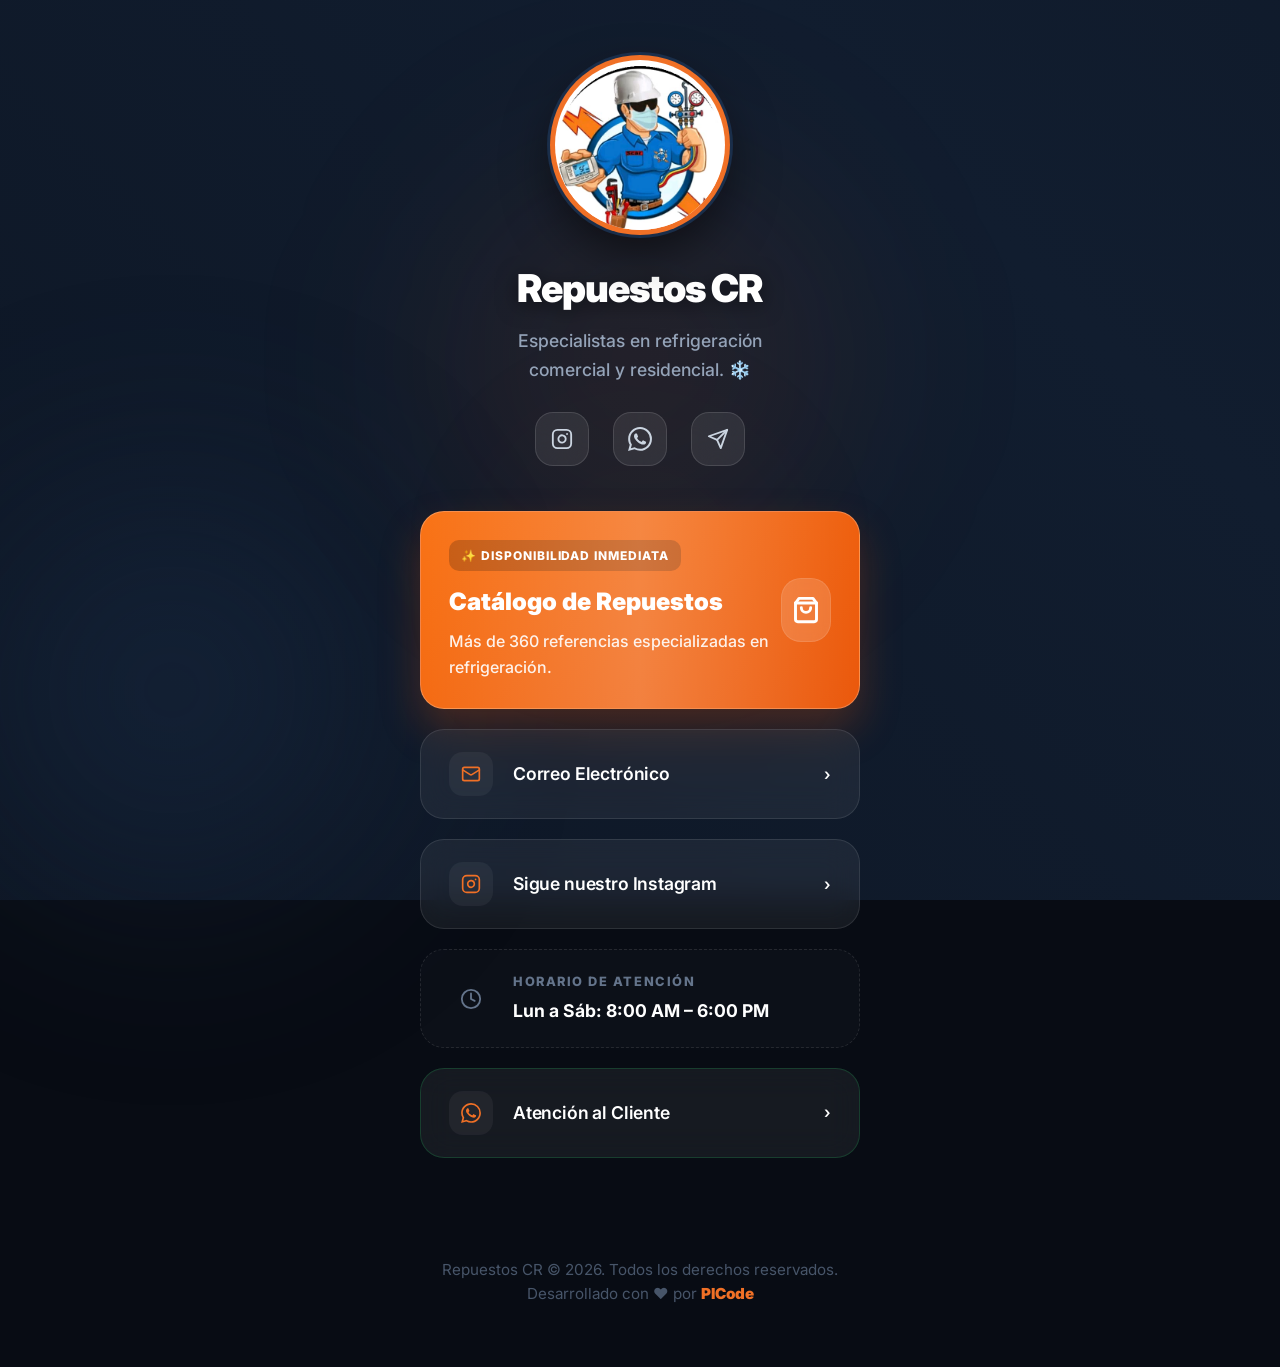
<file: index.html>
<!DOCTYPE html>
<html lang="es">
<head>
    <meta charset="UTF-8">
    <meta name="viewport" content="width=device-width, initial-scale=1.0">
    <title>Repuestos CR | Enlaces de Interés</title>
    <meta name="description" content="Especialistas en refrigeración. Accede a nuestro catálogo, ubicación y contacto directo.">
    <link rel="preconnect" href="https://fonts.googleapis.com">
    <link rel="preconnect" href="https://fonts.gstatic.com" crossorigin>
    <link href="https://fonts.googleapis.com/css2?family=Inter:wght@400;500;600;700;800&display=swap" rel="stylesheet">
    <link rel="stylesheet" href="styles.css">
    
    <!-- WhatsApp / Social Media Preview (Open Graph) -->
    <meta property="og:title" content="Repuestos CR | Expertos en Refrigeración">
    <meta property="og:description" content="Accede a nuestro catálogo completo de repuestos, contacto directo y más. Especialistas en refrigeración comercial y residencial.">
    <meta property="og:image" content="https://repuestos-cr.vercel.app/images/og_banner.png">
    <meta property="og:url" content="https://repuestos-cr.vercel.app/">
    <meta property="og:type" content="website">
    <meta itemprop="image" content="https://repuestos-cr.vercel.app/images/og_banner.png">
    
    <!-- Twitter -->
    <meta name="twitter:card" content="summary_large_image">
    <meta name="twitter:title" content="Repuestos CR | Expertos en Refrigeración">
    <meta name="twitter:description" content="Catálogo digital de repuestos para refrigeración.">
    <meta name="twitter:image" content="https://repuestos-cr.vercel.app/images/og_banner.png">
    
    <!-- Theme Color for Browser -->
    <meta name="theme-color" content="#F07026">
    <style>
        /* Floating animations for the landing page */
        @keyframes float {
            0%, 100% { transform: translateY(0); }
            50% { transform: translateY(-10px); }
        }
        @keyframes fadeIn {
            from { opacity: 0; transform: translateY(20px); }
            to { opacity: 1; transform: translateY(0); }
        }
        @keyframes meshMove {
            0% { background-position: 0% 50%; }
            50% { background-position: 100% 50%; }
            100% { background-position: 0% 50%; }
        }
        @keyframes shimmer {
            0% { transform: translateX(-100%); }
            100% { transform: translateX(100%); }
        }
        @keyframes floatLogo {
            0%, 100% { transform: translateY(0) rotate(0deg); }
            25% { transform: translateY(-5px) rotate(2deg); }
            75% { transform: translateY(5px) rotate(-2deg); }
        }
    </style>
</head>
<body class="bio-page">

    <!-- Premium Background Elements -->
    <div class="bio-bg-mesh"></div>
    <div class="bio-bg-glow"></div>
    <div class="bio-bg-glow bio-bg-glow-2"></div>
    <div class="bio-bg-glow bio-bg-glow-3"></div>

    <div class="bio-container">
        <!-- Profile Section -->
        <header class="bio-header">
            <div class="bio-avatar-container">
                <div class="bio-avatar-glow"></div>
                <div class="bio-avatar-wrap">
                <img src="images/mascot_clean_final.png" alt="Repuestos CR Mascot" class="bio-avatar">
                </div>
            </div>
            <h1 class="bio-title">Repuestos CR</h1>
            <p class="bio-tagline">Especialistas en refrigeración comercial y residencial. ❄️</p>
            
            <div class="bio-social">
                <a href="https://www.instagram.com/repuestoscr1515?igsh=MWxwMHo0N2x3ejVtcw==" target="_blank" aria-label="Instagram">
                    <svg xmlns="http://www.w3.org/2000/svg" width="22" height="22" viewBox="0 0 24 24" fill="none" stroke="currentColor" stroke-width="2" stroke-linecap="round" stroke-linejoin="round"><rect x="2" y="2" width="20" height="20" rx="5" ry="5"/><path d="M16 11.37A4 4 0 1 1 12.63 8 4 4 0 0 1 16 11.37z"/><line x1="17.5" y1="6.5" x2="17.51" y2="6.5"/></svg>
                </a>
                <a href="https://wa.me/584146088160" target="_blank" aria-label="WhatsApp">
                    <svg xmlns="http://www.w3.org/2000/svg" width="24" height="24" viewBox="0 0 24 24" fill="currentColor"><path d="M17.472 14.382c-.297-.149-1.758-.867-2.03-.967-.273-.099-.471-.148-.67.15-.197.297-.767.966-.94 1.164-.173.199-.347.223-.644.075-.297-.15-1.255-.463-2.39-1.475-.883-.788-1.48-1.761-1.653-2.059-.173-.297-.018-.458.13-.606.134-.133.298-.347.446-.52.149-.174.198-.298.298-.497.099-.198.05-.371-.025-.52-.075-.149-.669-1.612-.916-2.207-.242-.579-.487-.5-.669-.51-.173-.008-.371-.01-.57-.01-.198 0-.52.074-.792.372-.272.297-1.04 1.016-1.04 2.479 0 1.462 1.065 2.875 1.213 3.074.149.198 2.096 3.2 5.077 4.487.709.306 1.262.489 1.694.625.712.227 1.36.195 1.871.118.571-.085 1.758-.719 2.006-1.413.248-.694.248-1.289.173-1.413-.074-.124-.272-.198-.57-.347m-5.421 7.403h-.004a9.87 9.87 0 01-5.031-1.378l-.361-.214-3.741.982.998-3.648-.235-.374a9.86 9.86 0 01-1.51-5.26c.001-5.45 4.436-9.884 9.888-9.884 2.64 0 5.122 1.03 6.988 2.898a9.825 9.825 0 012.893 6.994c-.003 5.45-4.437 9.884-9.885 9.884m8.413-18.297A11.815 11.815 0 0012.05 0C5.495 0 .16 5.335.157 11.892c0 2.096.547 4.142 1.588 5.945L.057 24l6.305-1.654a11.882 11.882 0 005.683 1.448h.005c6.554 0 11.89-5.335 11.893-11.893a11.821 11.821 0 00-3.48-8.413z"/></svg>
                </a>
                <a href="mailto:repuestoscr1515@gmail.com" aria-label="Email">
                    <svg xmlns="http://www.w3.org/2000/svg" width="22" height="22" viewBox="0 0 24 24" fill="none" stroke="currentColor" stroke-width="2" stroke-linecap="round" stroke-linejoin="round"><path d="m22 2-7 20-4-9-9-4Z"/><path d="M22 2 11 13"/></svg>
                </a>
            </div>
        </header>

        <!-- Main Links -->
        <main class="bio-links">
            <!-- Catalog Card (Highlighted) -->
            <a href="catalogo.html" class="bio-card bio-card-hero">
                <div class="bio-card-shimmer"></div>
                <div class="bio-card-content">
                    <span class="bio-badge">✨ DISPONIBILIDAD INMEDIATA</span>
                    <h3>Catálogo de Repuestos</h3>
                    <p>Más de 360 referencias especializadas en refrigeración.</p>
                </div>
                <div class="bio-card-icon-main">
                    <svg xmlns="http://www.w3.org/2000/svg" width="28" height="28" viewBox="0 0 24 24" fill="none" stroke="currentColor" stroke-width="2.5" stroke-linecap="round" stroke-linejoin="round"><path d="M6 2 3 6v14a2 2 0 0 0 2 2h14a2 2 0 0 0 2-2V6l-3-4Z"/><path d="M3 6h18"/><path d="M16 10a4 4 0 0 1-8 0"/></svg>
                </div>
            </a>

            <!-- Standard Links -->
            <a href="mailto:repuestoscr1515@gmail.com" class="bio-link">
                <div class="bio-link-icon">
                    <svg xmlns="http://www.w3.org/2000/svg" width="20" height="20" viewBox="0 0 24 24" fill="none" stroke="currentColor" stroke-width="2" stroke-linecap="round" stroke-linejoin="round"><rect width="20" height="16" x="2" y="4" rx="2"/><path d="m22 7-8.97 5.7a1.94 1.94 0 0 1-2.06 0L2 7"/></svg>
                </div>
                <span class="bio-link-text">Correo Electrónico</span>
                <span class="bio-link-arrow">›</span>
            </a>

            <a href="https://www.instagram.com/repuestoscr1515?igsh=MWxwMHo0N2x3ejVtcw==" target="_blank" class="bio-link">
                <div class="bio-link-icon">
                    <svg xmlns="http://www.w3.org/2000/svg" width="20" height="20" viewBox="0 0 24 24" fill="none" stroke="currentColor" stroke-width="2" stroke-linecap="round" stroke-linejoin="round"><rect x="2" y="2" width="20" height="20" rx="5" ry="5"/><path d="M16 11.37A4 4 0 1 1 12.63 8 4 4 0 0 1 16 11.37z"/><line x1="17.5" y1="6.5" x2="17.51" y2="6.5"/></svg>
                </div>
                <span class="bio-link-text">Sigue nuestro Instagram</span>
                <span class="bio-link-arrow">›</span>
            </a>

            <div class="bio-info-card">
                <div class="bio-info-icon">
                    <svg xmlns="http://www.w3.org/2000/svg" width="22" height="22" viewBox="0 0 24 24" fill="none" stroke="currentColor" stroke-width="2" stroke-linecap="round" stroke-linejoin="round"><circle cx="12" cy="12" r="10"/><polyline points="12 6 12 12 16 14"/></svg>
                </div>
                <div class="bio-info-content">
                    <h4>Horario de Atención</h4>
                    <p>Lun a Sáb: 8:00 AM – 6:00 PM</p>
                </div>
            </div>

            <a href="https://wa.me/584146088160?text=Hola,%20vengo%20de%20tu%20sitio%20web.%20Deseo%20realizar%20una%20consulta%20técnica." target="_blank" class="bio-link bio-link-wa">
                <div class="bio-link-icon">
                    <svg xmlns="http://www.w3.org/2000/svg" width="20" height="20" viewBox="0 0 24 24" fill="currentColor"><path d="M17.472 14.382c-.297-.149-1.758-.867-2.03-.967-.273-.099-.471-.148-.67.15-.197.297-.767.966-.94 1.164-.173.199-.347.223-.644.075-.297-.15-1.255-.463-2.39-1.475-.883-.788-1.48-1.761-1.653-2.059-.173-.297-.018-.458.13-.606.134-.133.298-.347.446-.52.149-.174.198-.298.298-.497.099-.198.05-.371-.025-.52-.075-.149-.669-1.612-.916-2.207-.242-.579-.487-.5-.669-.51-.173-.008-.371-.01-.57-.01-.198 0-.52.074-.792.372-.272.297-1.04 1.016-1.04 2.479 0 1.462 1.065 2.875 1.213 3.074.149.198 2.096 3.2 5.077 4.487.709.306 1.262.489 1.694.625.712.227 1.36.195 1.871.118.571-.085 1.758-.719 2.006-1.413.248-.694.248-1.289.173-1.413-.074-.124-.272-.198-.57-.347m-5.421 7.403h-.004a9.87 9.87 0 01-5.031-1.378l-.361-.214-3.741.982.998-3.648-.235-.374a9.86 9.86 0 01-1.51-5.26c.001-5.45 4.436-9.884 9.888-9.884 2.64 0 5.122 1.03 6.988 2.898a9.825 9.825 0 012.893 6.994c-.003 5.45-4.437 9.884-9.885 9.884m8.413-18.297A11.815 11.815 0 0012.05 0C5.495 0 .16 5.335.157 11.892c0 2.096.547 4.142 1.588 5.945L.057 24l6.305-1.654a11.882 11.882 0 005.683 1.448h.005c6.554 0 11.89-5.335 11.893-11.893a11.821 11.821 0 00-3.48-8.413z"/></svg>
                </div>
                <span class="bio-link-text">Atención al Cliente</span>
                <span class="bio-link-arrow">›</span>
            </a>
        </main>

        <!-- Footer -->
        <footer class="bio-footer">
            <p>Repuestos CR © 2026. Todos los derechos reservados.</p>
            <p class="bio-powered">Desarrollado con ❤️ por <a href="https://picodeweb.vercel.app/" target="_blank"><strong>PICode</strong></a></p>
        </footer>
    </div>

</body>
</html>
</file>
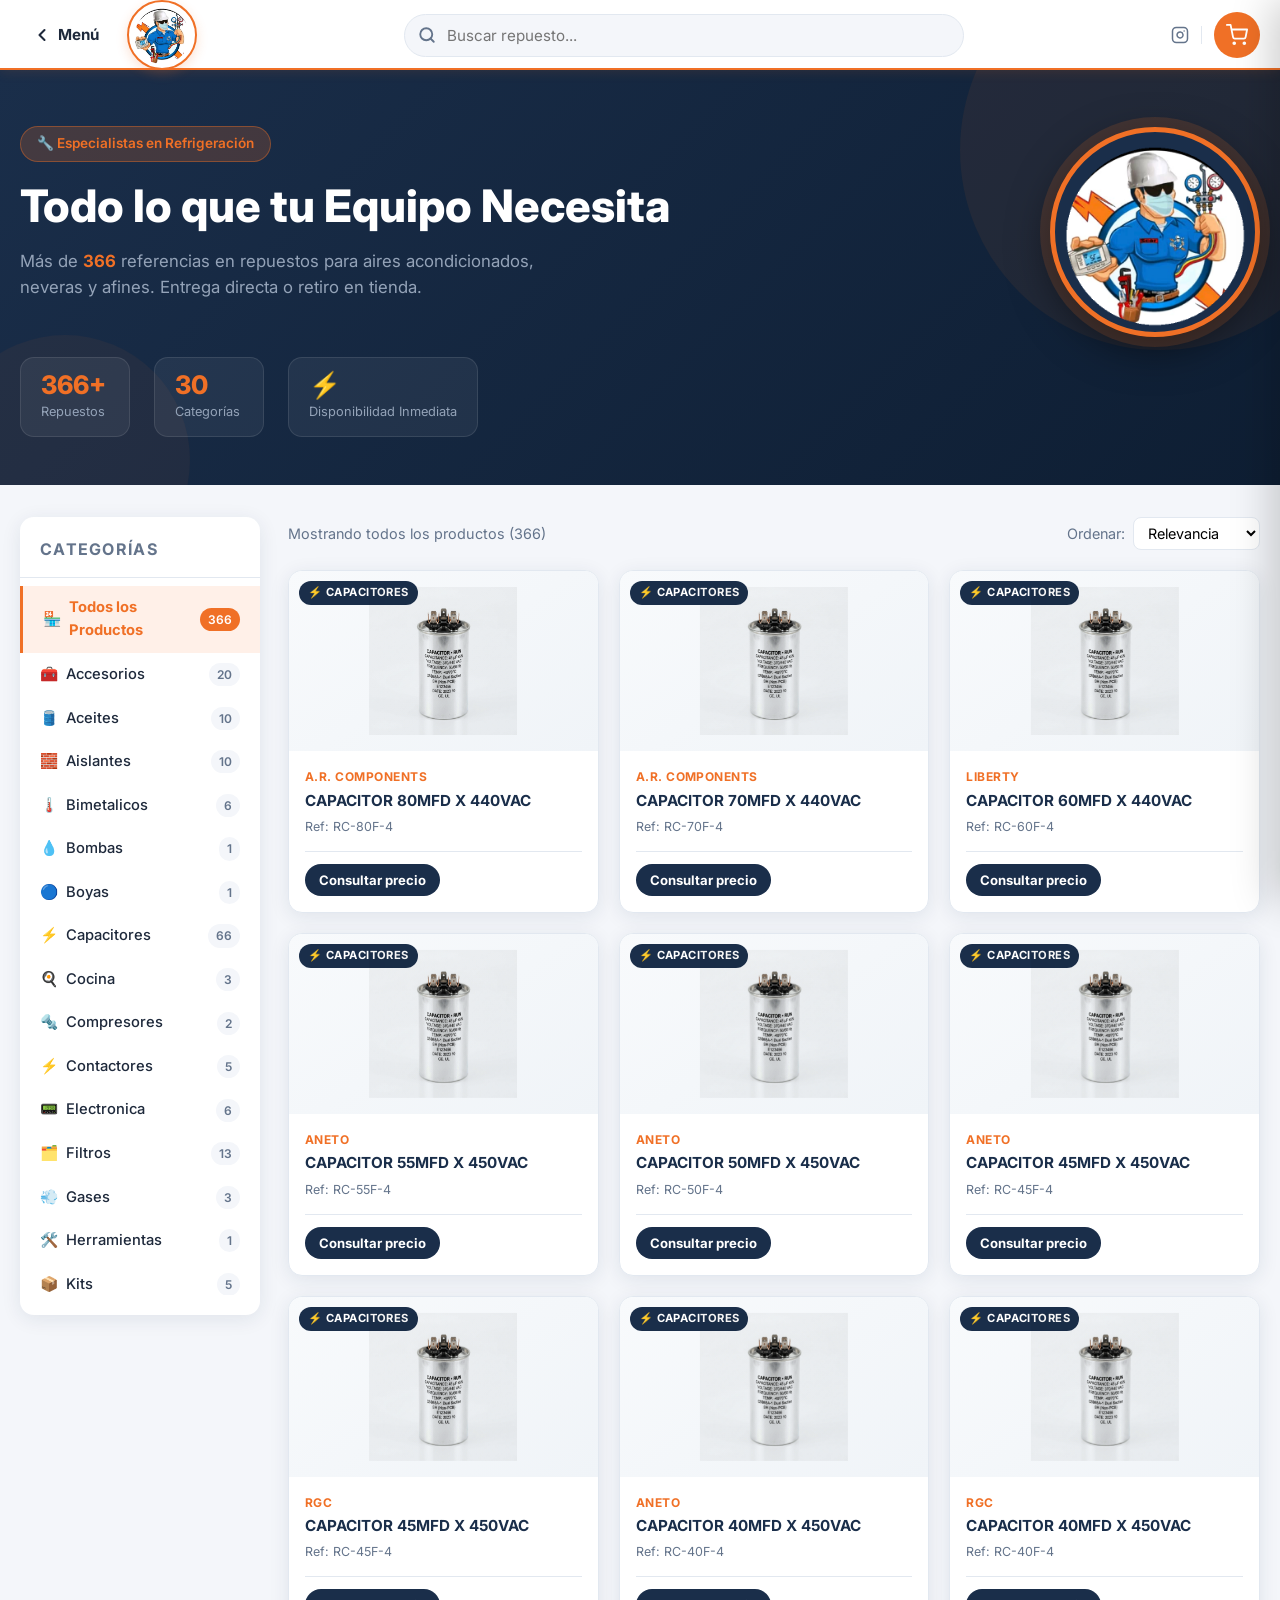
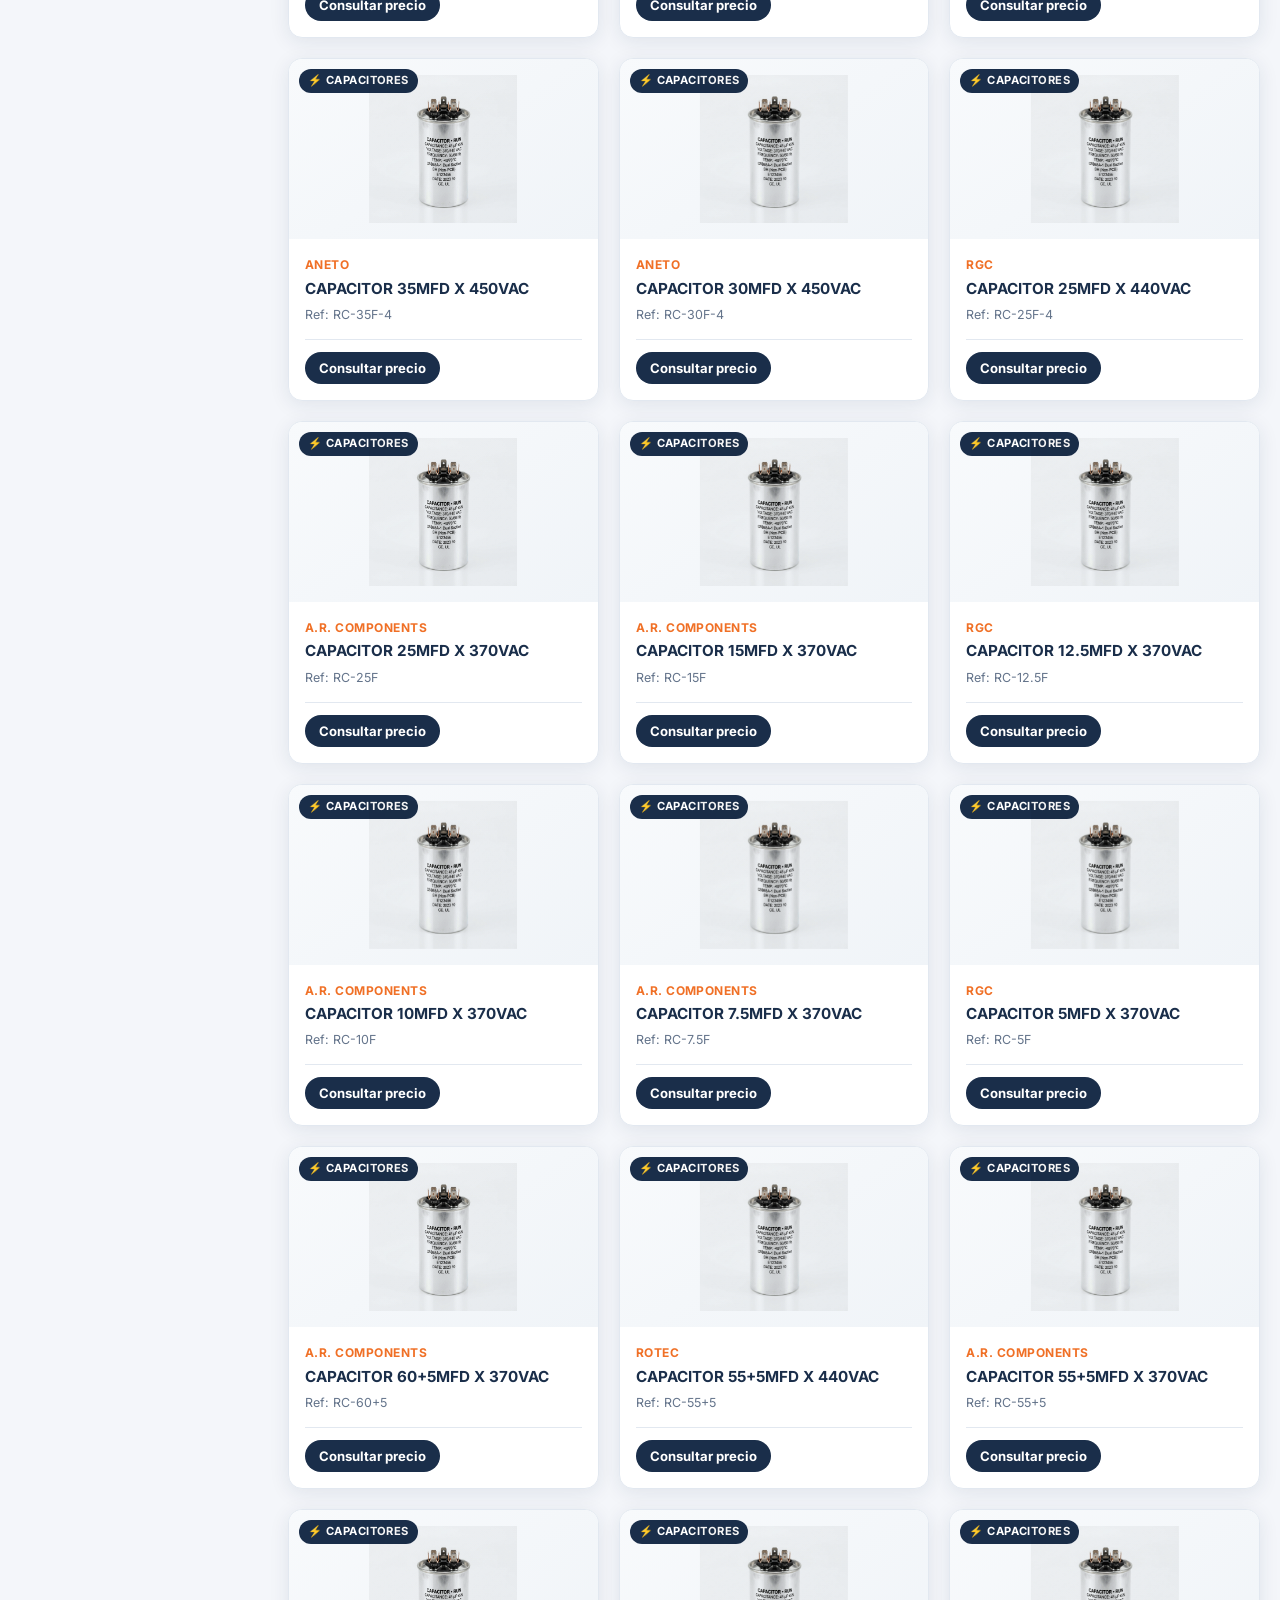
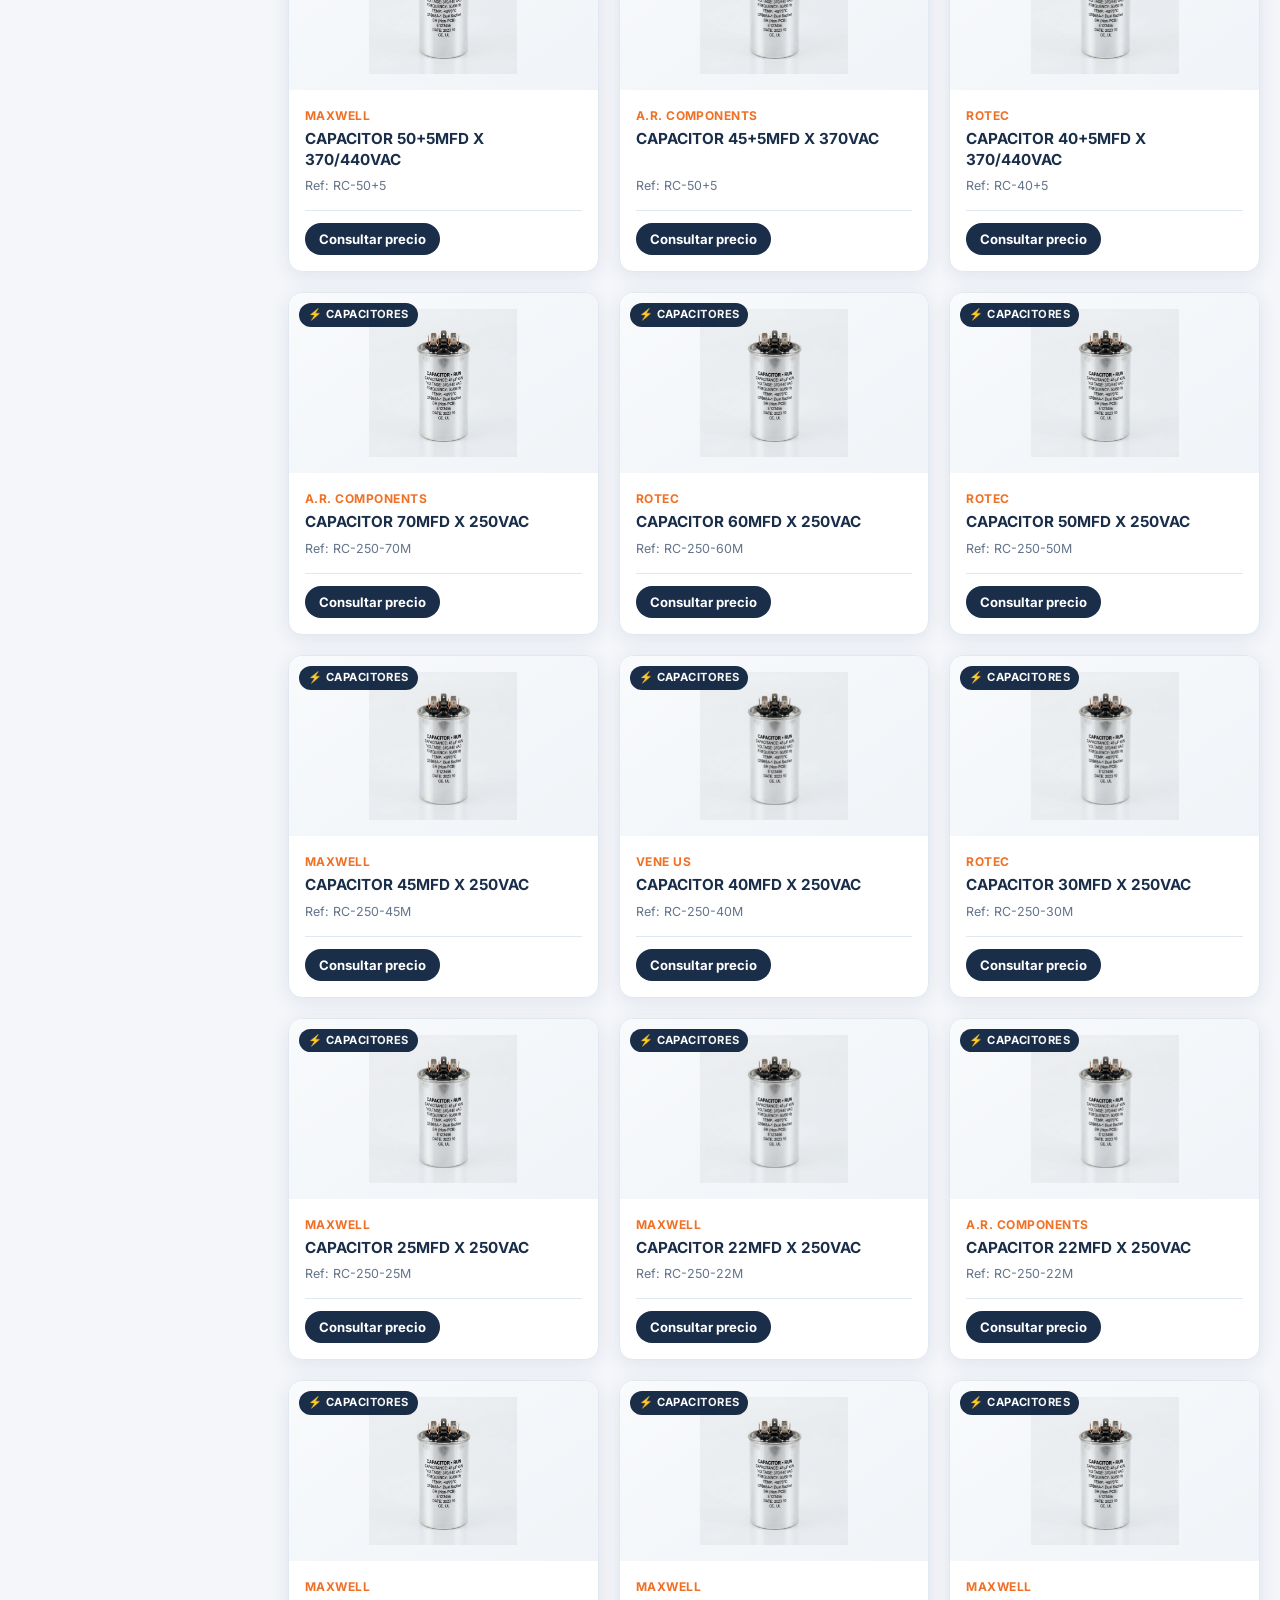
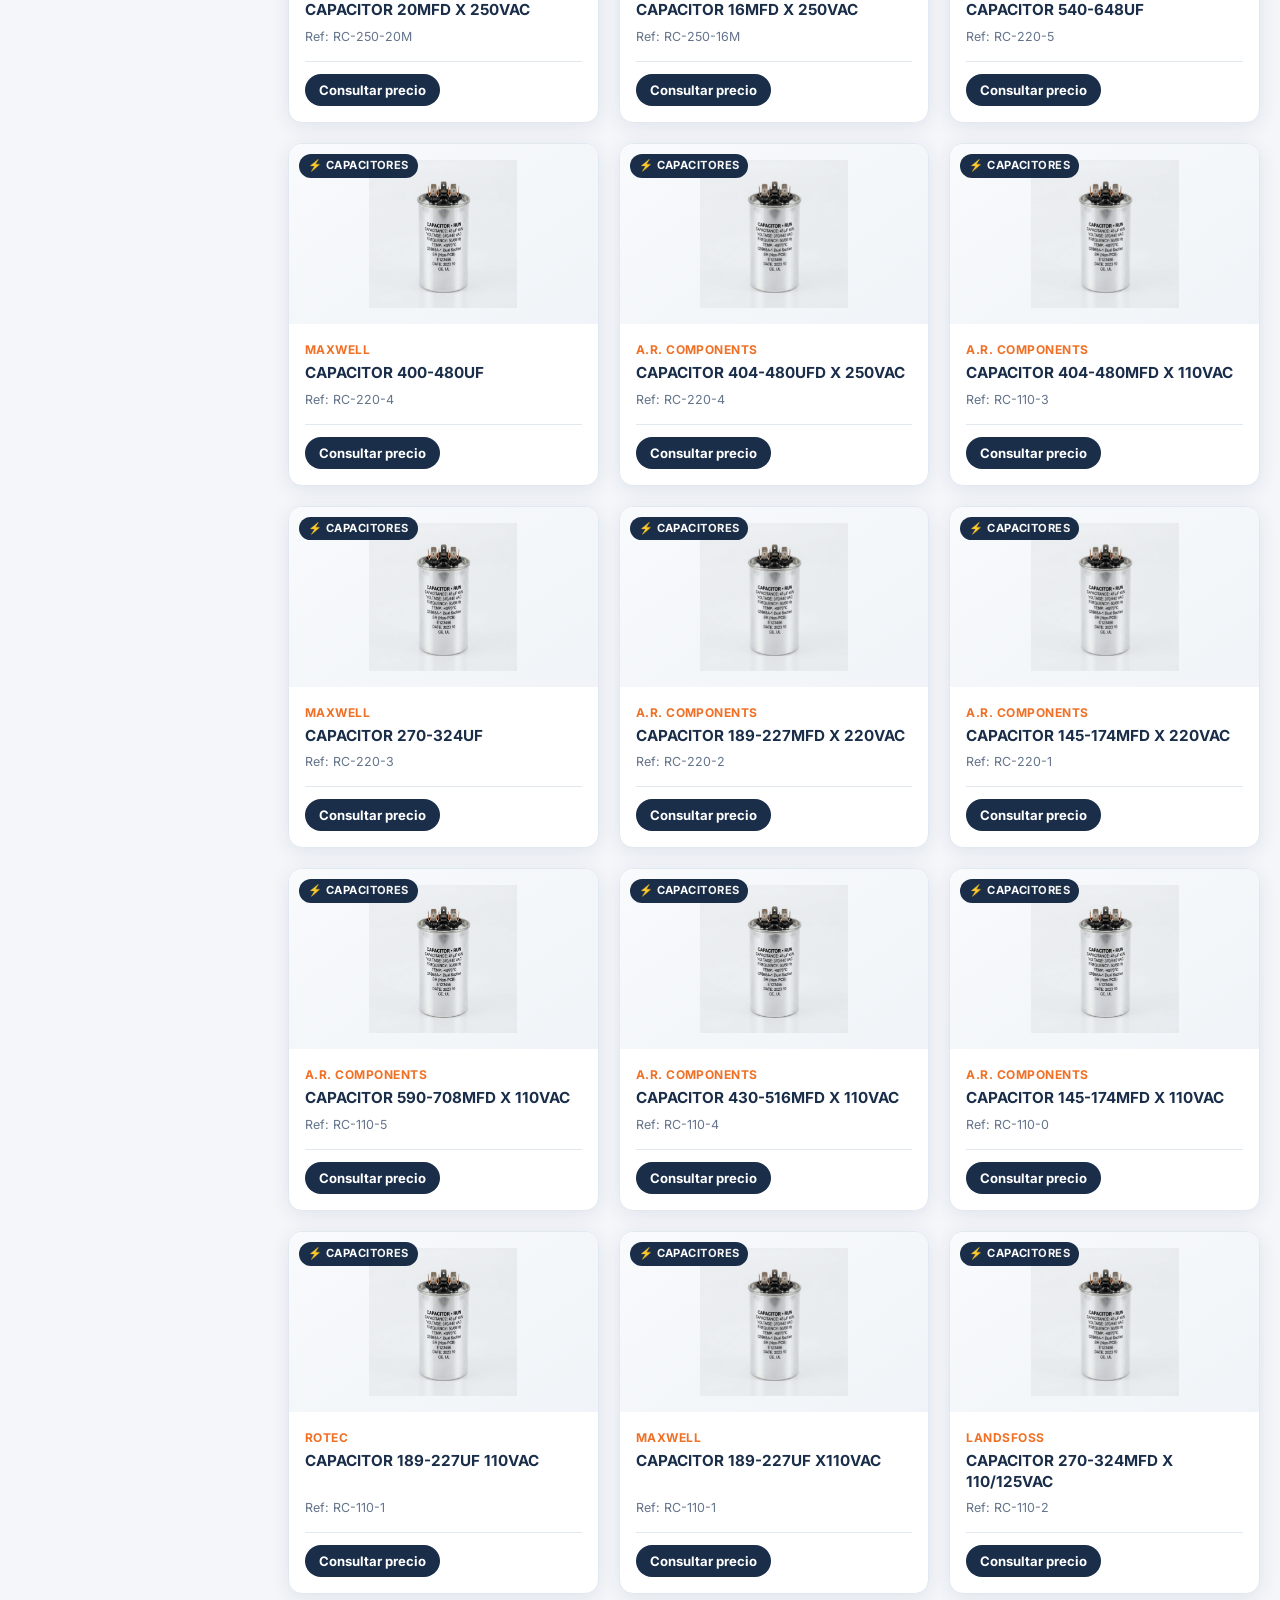
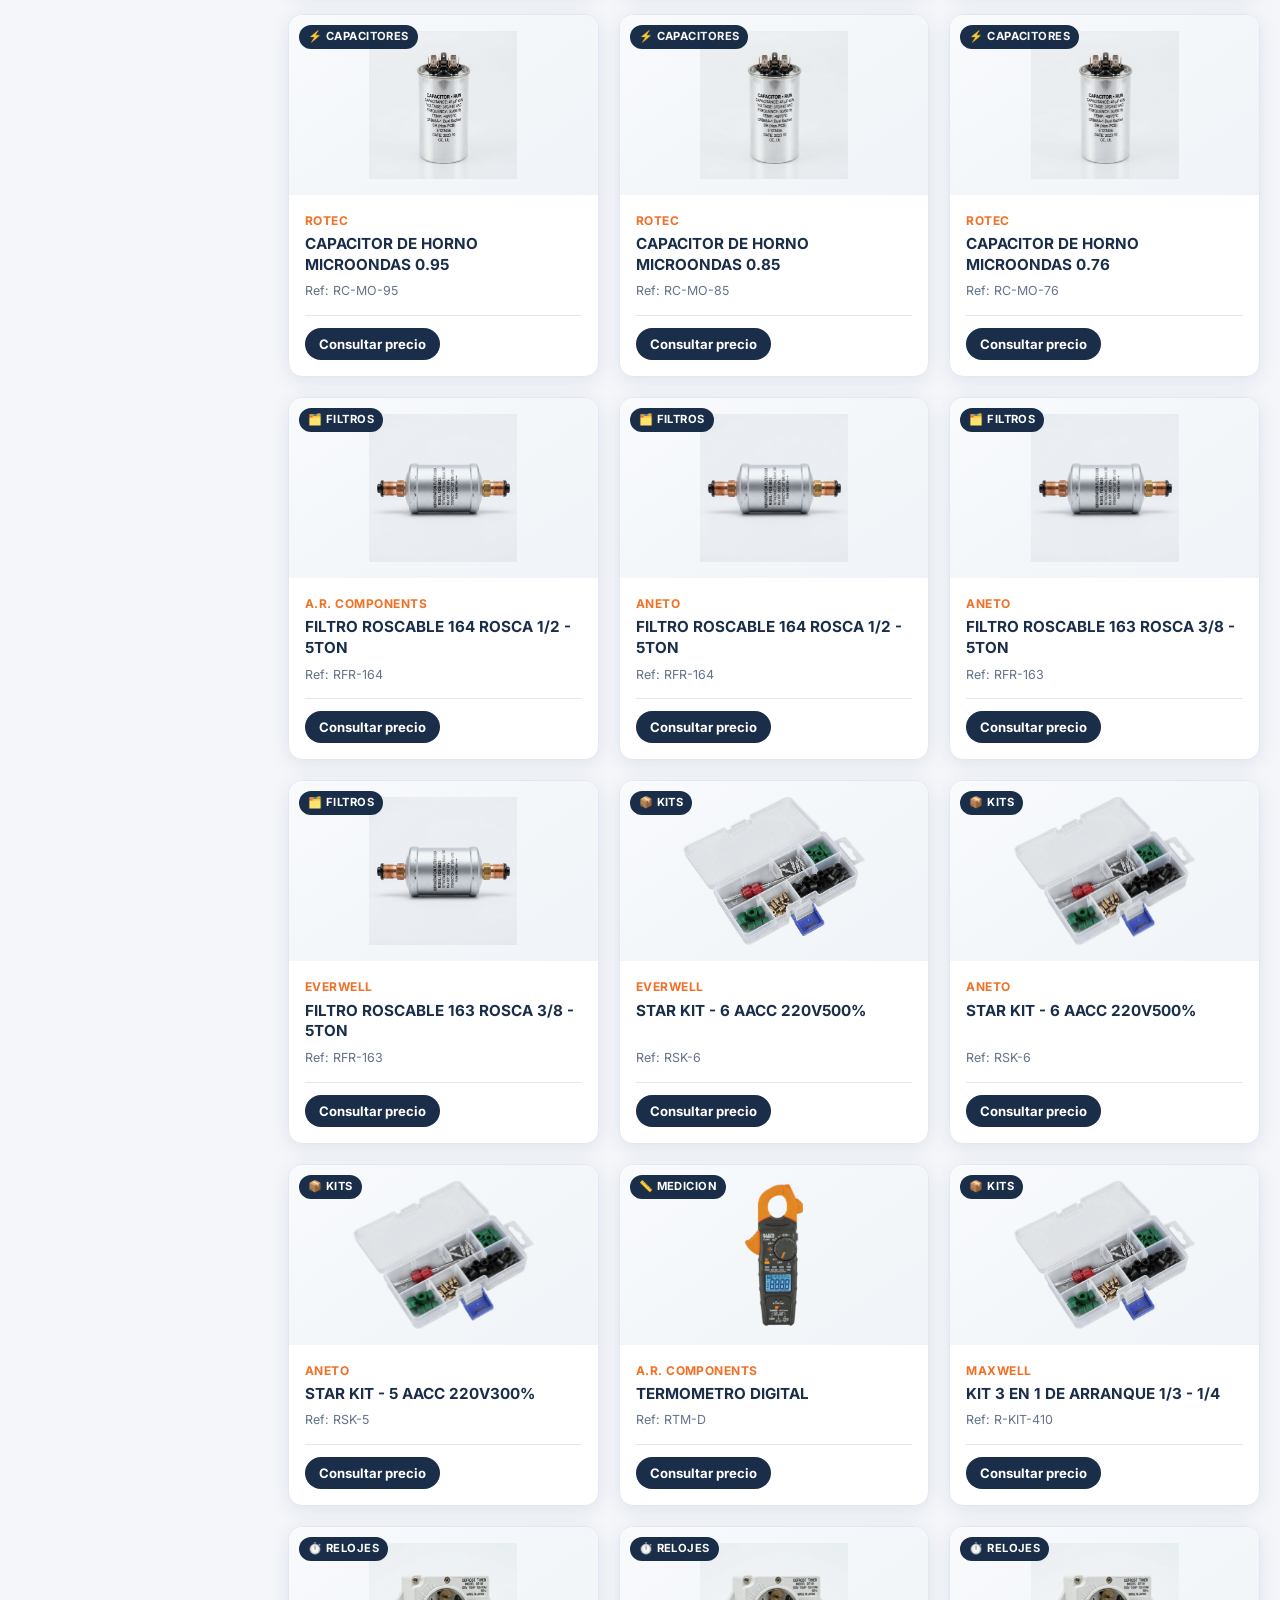
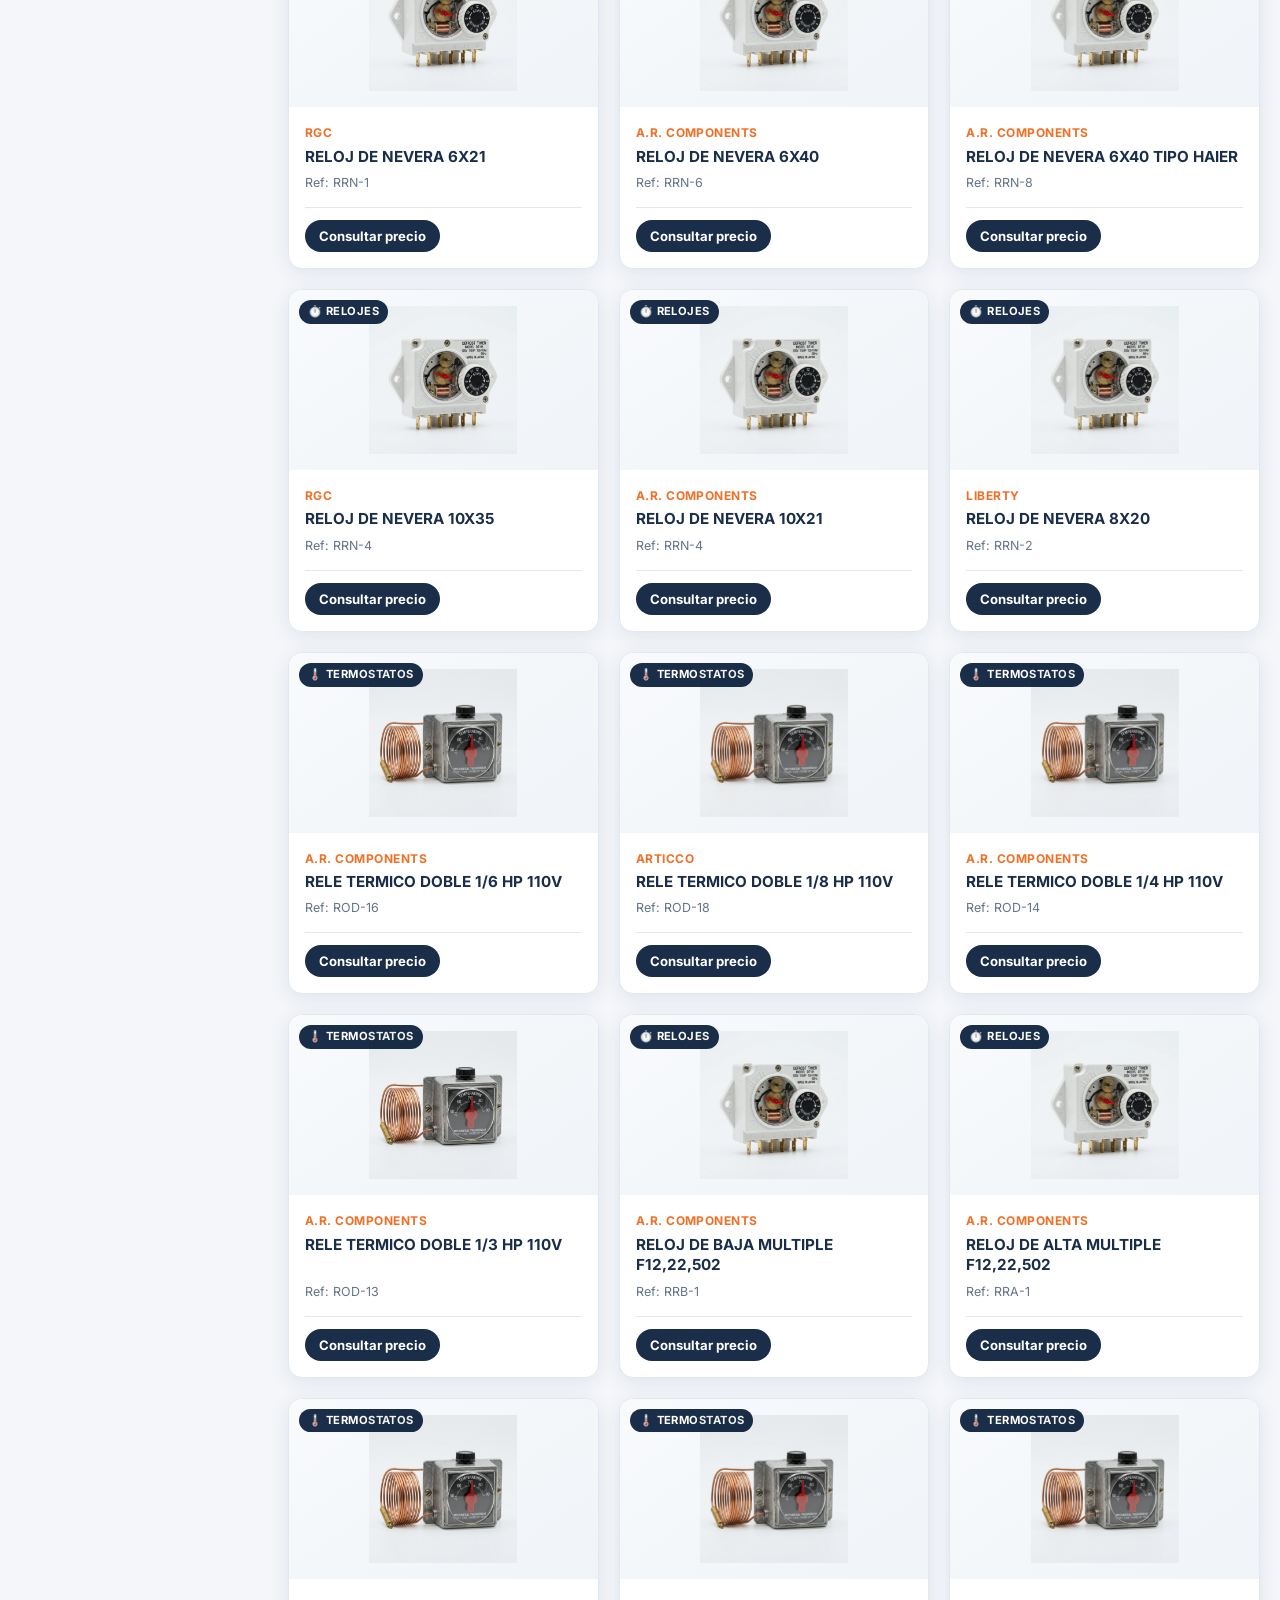
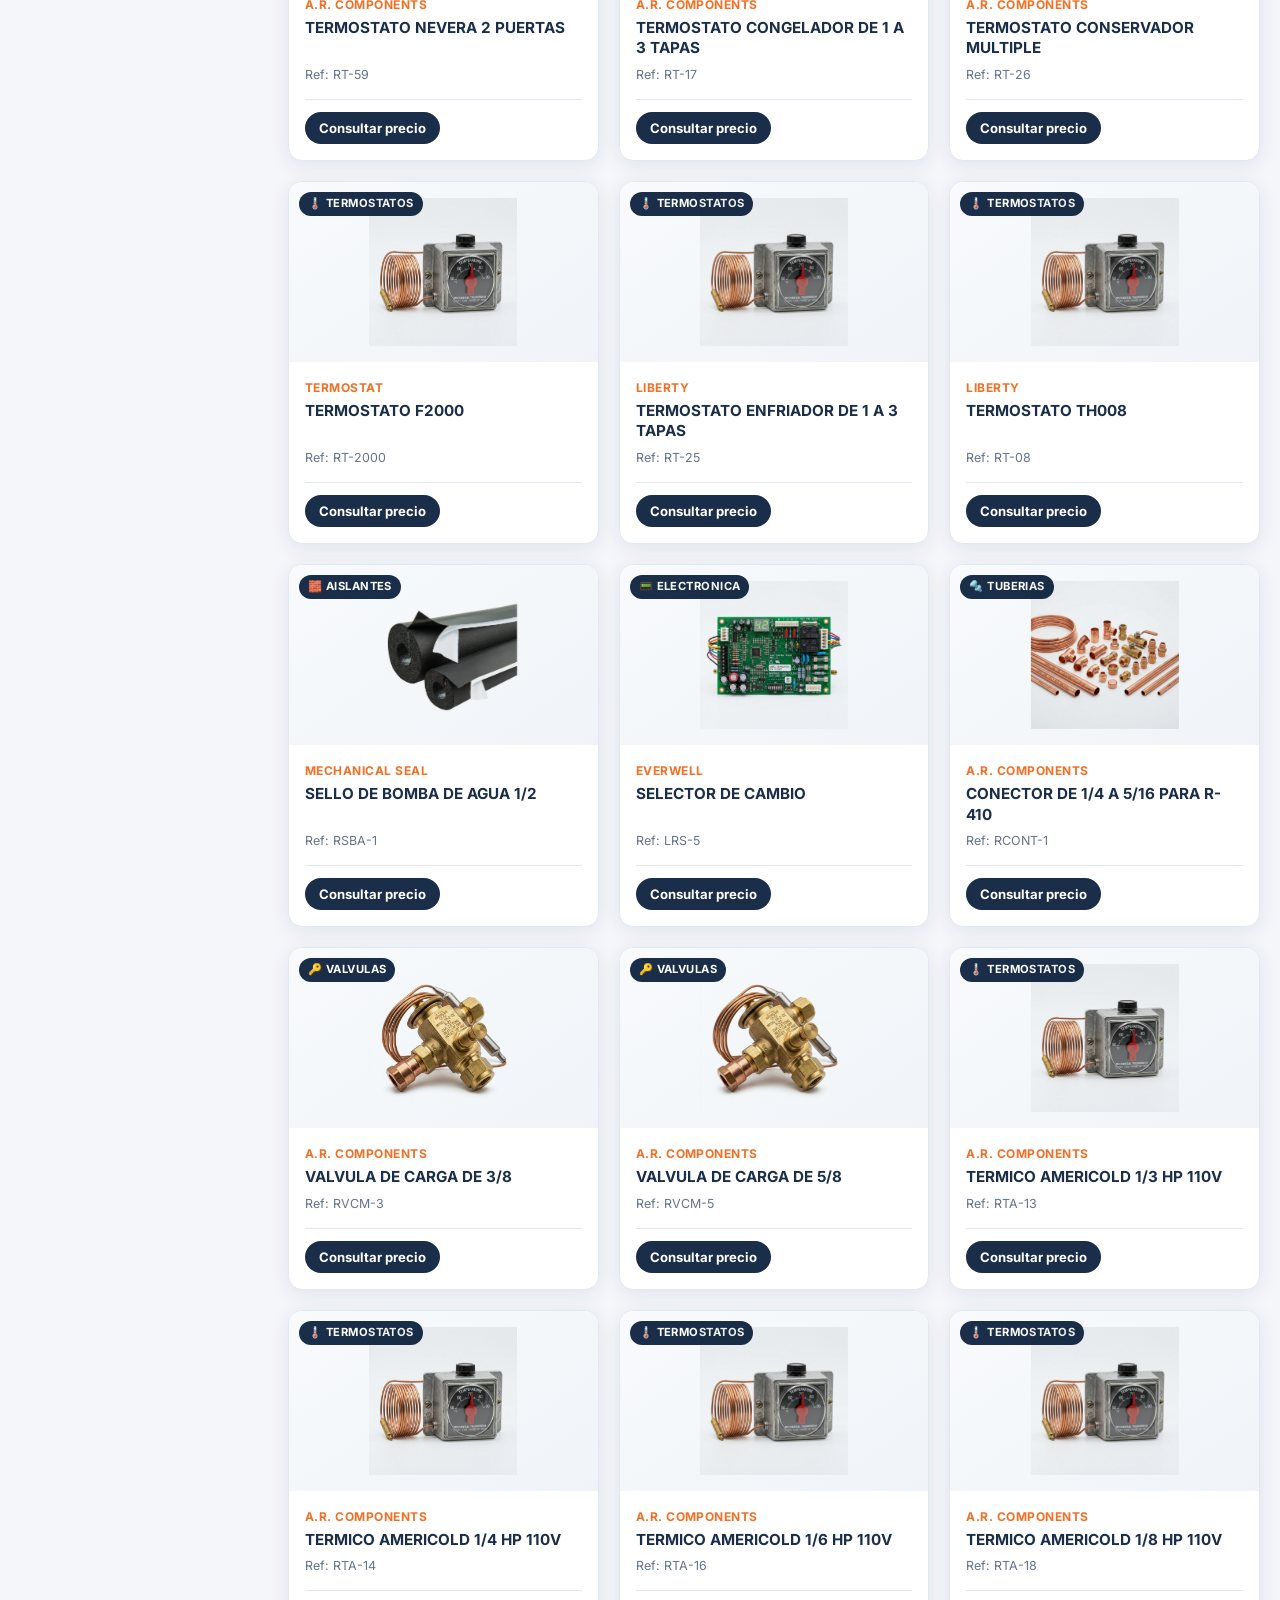
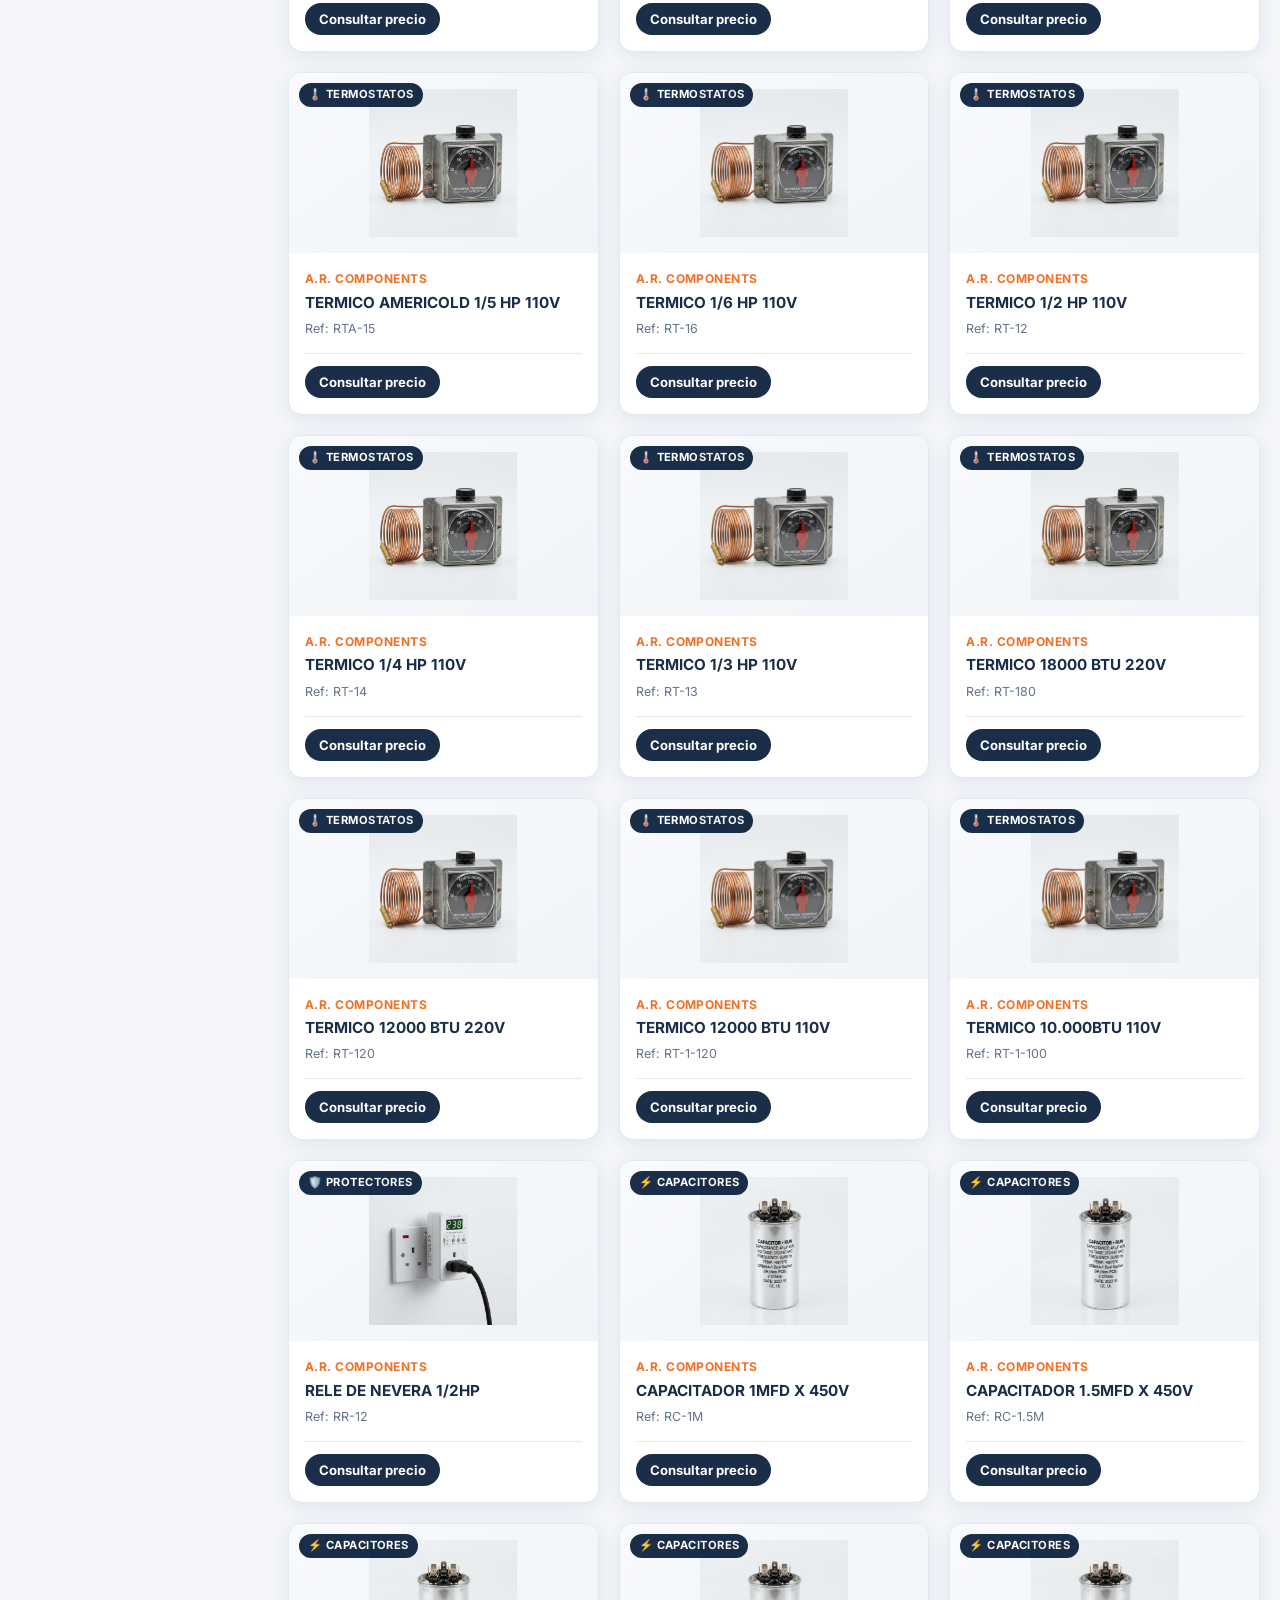
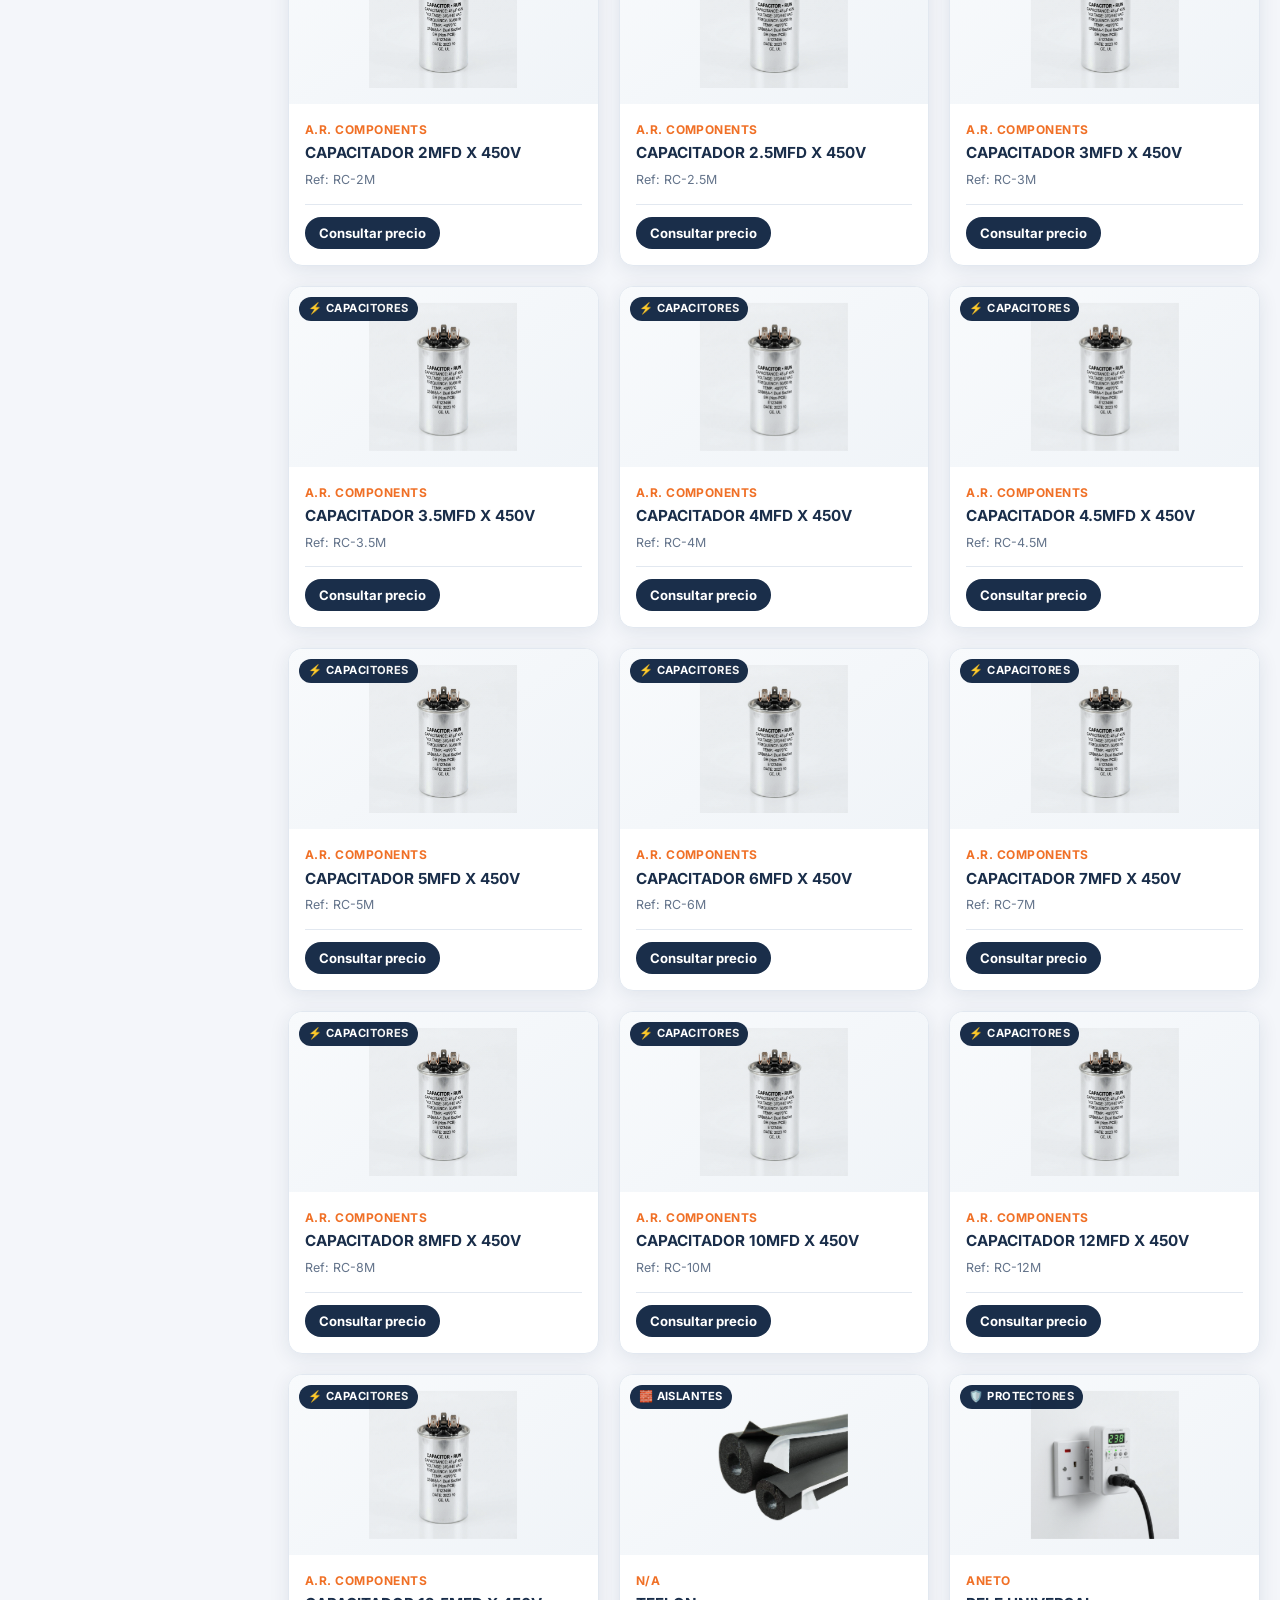
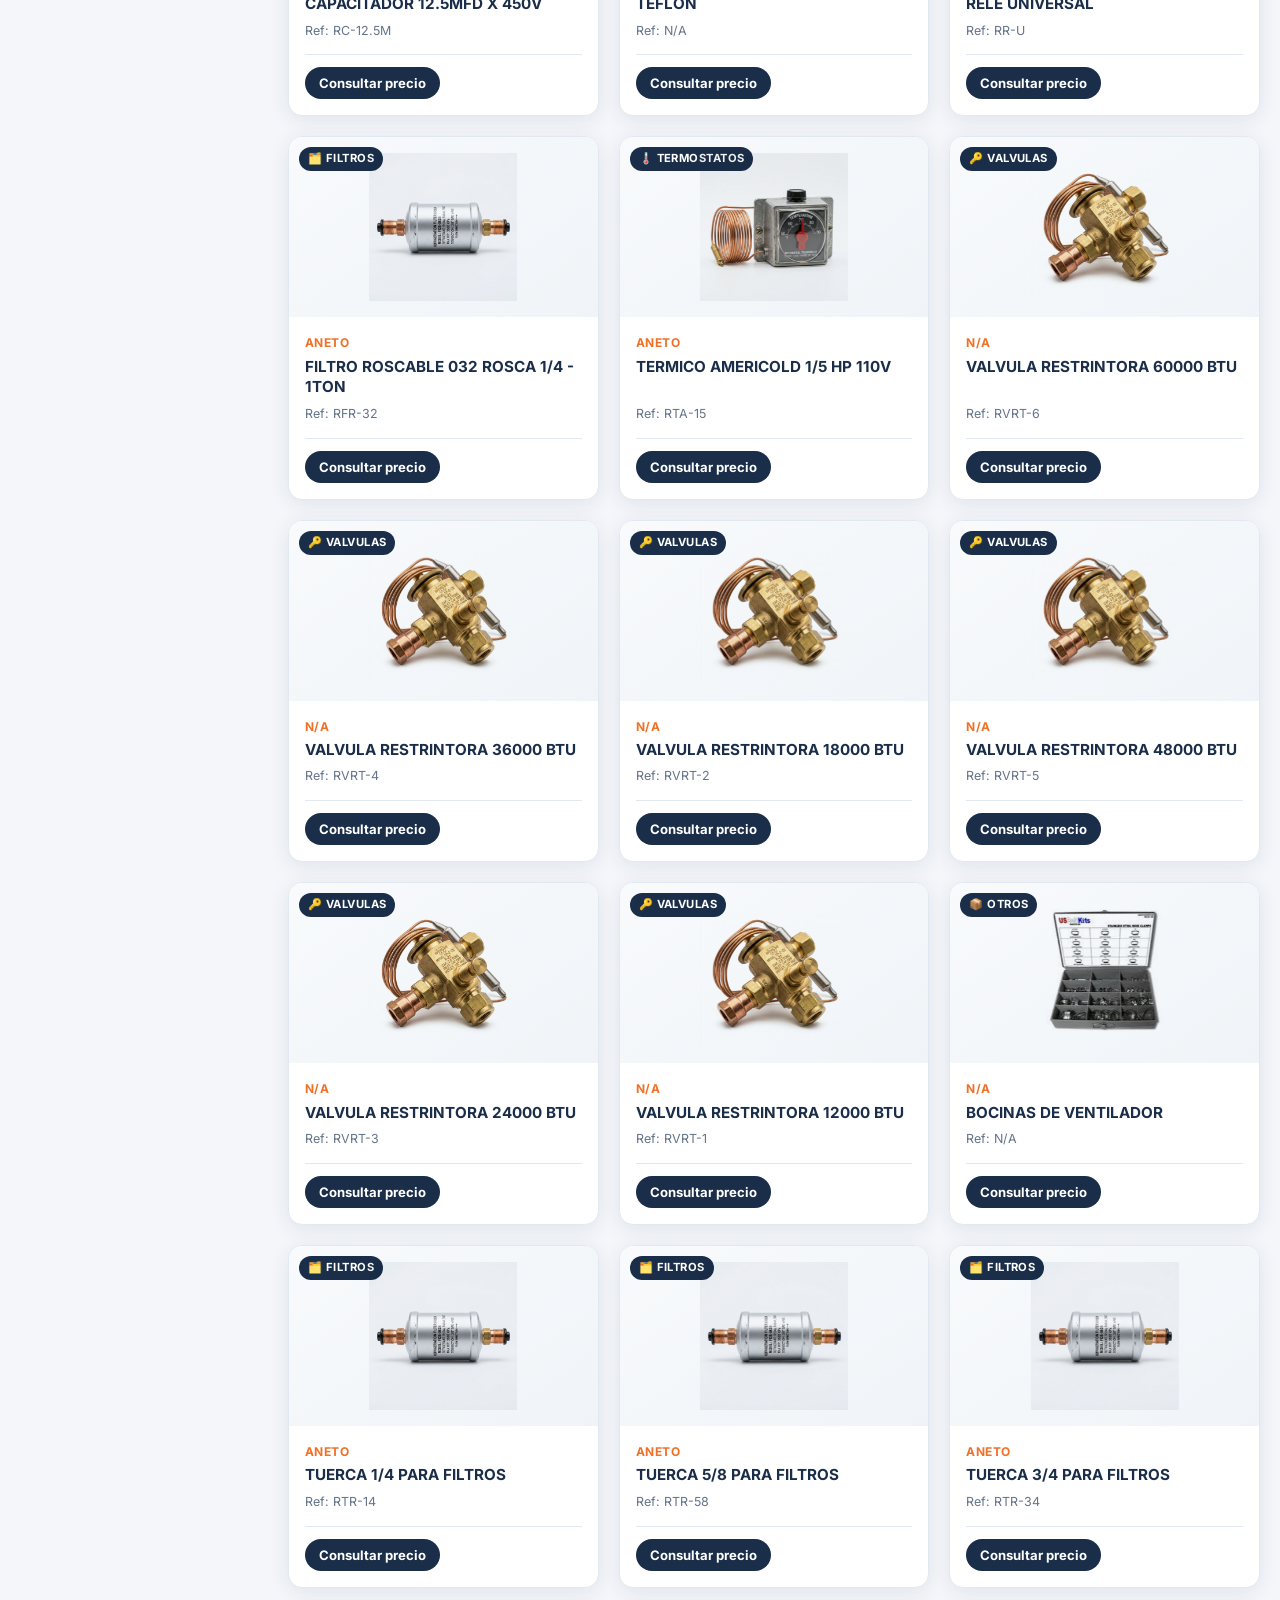
<file: catalogo.html>
<!DOCTYPE html>
<html lang="es">
<head>
    <meta charset="UTF-8">
    <meta name="viewport" content="width=device-width, initial-scale=1.0">
    <title>Repuestos CR | Tienda Online de Refrigeración</title>
    <meta name="description" content="La tienda online especializada en repuestos para aires acondicionados, refrigeración y afines. Capacitores, compresores, gas refrigerante y más de 360 referencias.">
    <link rel="preconnect" href="https://fonts.googleapis.com">
    <link rel="preconnect" href="https://fonts.gstatic.com" crossorigin>
    <link href="https://fonts.googleapis.com/css2?family=Inter:wght@400;500;600;700;800&display=swap" rel="stylesheet">
    <link rel="stylesheet" href="styles.css">

    <!-- WhatsApp / Social Media Preview (Open Graph) -->
    <meta property="og:title" content="Repuestos CR | Catálogo Digital">
    <meta property="og:description" content="Explora más de 360 referencias en repuestos para aires acondicionados y refrigeración.">
    <meta property="og:image" content="https://repuestos-cr.vercel.app/images/og_banner.png">
    <meta property="og:url" content="https://repuestos-cr.vercel.app/catalogo.html">
    <meta property="og:type" content="website">
    <meta itemprop="image" content="https://repuestos-cr.vercel.app/images/og_banner.png">
    <meta name="theme-color" content="#1A2E4A">
</head>
<body>

    <!-- NAVBAR -->
    <header class="navbar" id="navbar">
        <div class="container nav-inner">
            <a href="index.html" class="btn-back" aria-label="Regresar al menú">
                <svg xmlns="http://www.w3.org/2000/svg" width="20" height="20" viewBox="0 0 24 24" fill="none" stroke="currentColor" stroke-width="2.5" stroke-linecap="round" stroke-linejoin="round"><path d="m15 18-6-6 6-6"/></svg>
                <span class="hidden-mobile">Menú</span>
            </a>
            <div class="logo-wrap">
                <a href="index.html">
                    <img src="images/mascot_clean_final.png" alt="Repuestos CR" id="site-logo"
                         onerror="this.onerror=null; this.src='https://placehold.co/160x55/F07026/FFF?text=REPUESTOS+CR&font=inter'">
                </a>
            </div>
            <div class="search-wrap">
                <svg class="search-icon" xmlns="http://www.w3.org/2000/svg" width="18" height="18" viewBox="0 0 24 24" fill="none" stroke="currentColor" stroke-width="2.5" stroke-linecap="round" stroke-linejoin="round"><circle cx="11" cy="11" r="8"/><line x1="21" y1="21" x2="16.65" y2="16.65"/></svg>
                <input type="text" id="searchInput" placeholder="Buscar repuesto..." autocomplete="off">
                <button class="clear-search hidden" id="clearSearch" aria-label="Limpiar búsqueda">✕</button>
            </div>
            <div class="nav-actions">
                <div class="nav-social hidden-mobile">
                    <a href="https://www.instagram.com/repuestoscr1515?igsh=MWxwMHo0N2x3ejVtcw==" target="_blank"><svg xmlns="http://www.w3.org/2000/svg" width="18" height="18" viewBox="0 0 24 24" fill="none" stroke="currentColor" stroke-width="2" stroke-linecap="round" stroke-linejoin="round"><rect x="2" y="2" width="20" height="20" rx="5" ry="5"/><path d="M16 11.37A4 4 0 1 1 12.63 8 4 4 0 0 1 16 11.37z"/><line x1="17.5" y1="6.5" x2="17.51" y2="6.5"/></svg></a>
                </div>
                <button class="cart-btn" id="cartBtn" aria-label="Ver carrito">
                    <svg xmlns="http://www.w3.org/2000/svg" width="22" height="22" viewBox="0 0 24 24" fill="none" stroke="currentColor" stroke-width="2" stroke-linecap="round" stroke-linejoin="round"><circle cx="9" cy="21" r="1"/><circle cx="20" cy="21" r="1"/><path d="M1 1h4l2.68 13.39a2 2 0 0 0 2 1.61h9.72a2 2 0 0 0 2-1.61L23 6H6"/></svg>
                    <span class="cart-count hidden" id="cartCount">0</span>
                </button>
            </div>
        </div>
    </header>

    <!-- HERO -->
    <section class="hero">
        <div class="hero-bg-shapes">
            <div class="shape shape-1"></div>
            <div class="shape shape-2"></div>
        </div>
        <div class="container hero-content">
            <div class="hero-text">
                <div class="hero-badge">🔧 Especialistas en Refrigeración</div>
                <h1>Todo lo que tu Equipo Necesita</h1>
                <p>Más de <strong id="total-products">360</strong> referencias en repuestos para aires acondicionados, neveras y afines. Entrega directa o retiro en tienda.</p>
            </div>
            <div class="hero-mascot">
                <img src="images/mascot_clean_final.png" alt="Técnico Repuestos CR" class="mascot-img">
            </div>
            <div class="hero-stats-row">
                <div class="hero-stat">
                    <span class="stat-num" id="total-products-2">360+</span>
                    <span class="stat-label">Repuestos</span>
                </div>
                <div class="hero-stat">
                    <span class="stat-num">30</span>
                    <span class="stat-label">Categorías</span>
                </div>
                <div class="hero-stat">
                    <span class="stat-num">⚡</span>
                    <span class="stat-label">Disponibilidad Inmediata</span>
                </div>
            </div>
        </div>
    </section>

    <!-- MAIN -->
    <main class="container main-layout">
        <!-- SIDEBAR -->
        <aside class="sidebar">
            <h2 class="sidebar-title">Categorías</h2>
            
            <div class="mobile-cat-select-wrap hidden-desktop">
                <select id="mobileCatSelect" class="mobile-cat-select"></select>
            </div>

            <ul class="cat-list" id="categoryList">
                <li class="cat-item active" data-category="ALL">
                    <span class="cat-emoji">🏪</span> Todos los Productos
                    <span class="cat-count" id="cat-count-ALL"></span>
                </li>
                <!-- Generated by JS -->
            </ul>
        </aside>

        <!-- CATALOG -->
        <section class="catalog-area">
            <div class="catalog-header">
                <span class="results-info" id="resultsInfo">Mostrando todos los productos</span>
                <div class="sort-row">
                    <label for="sortSelect">Ordenar:</label>
                    <select id="sortSelect">
                        <option value="default">Relevancia</option>
                        <option value="name-asc">Nombre A–Z</option>
                    </select>
                </div>
            </div>

            <div class="products-grid" id="productsGrid"></div>

            <div class="no-results hidden" id="noResults">
                <div class="no-results-icon">🔍</div>
                <h3>Sin resultados</h3>
                <p>Intenta con otros términos de búsqueda o cambia la categoría.</p>
                <button class="btn-outline" id="clearFilters">Ver todos los productos</button>
            </div>
        </section>
    </main>

    <!-- FOOTER -->
    <footer class="site-footer">
        <div class="container footer-grid">
            <div>
                <img src="images/logo.png" alt="Repuestos CR" class="footer-logo"
                     onerror="this.onerror=null; this.src='https://placehold.co/140x48/FFF/F07026?text=REPUESTOS+CR'">
                <p class="footer-tagline">Especialistas en refrigeración comercial y residencial.</p>
            </div>
            <div>
                <h4>Contacto</h4>
                <p>📞 Contáctanos por WhatsApp</p>
                <p>🕐 Lun–Sáb 8am–6pm</p>
            </div>
            <div>
                <h4>Categorías Populares</h4>
                <p>Capacitores · Compresores · Gas</p>
                <p>Termostatos · Rolineras · Filtros</p>
            </div>
        </div>
        <div class="footer-bottom">
            <p>© 2026 Repuestos CR — Desarrollado por <a href="https://picodeweb.vercel.app/" target="_blank" style="color: var(--orange); font-weight: 700;">PICode</a></p>
        </div>
    </footer>

    <!-- CART PANEL (Slide-in) -->
    <div class="cart-overlay hidden" id="cartOverlay"></div>
    <aside class="cart-panel" id="cartPanel">
        <div class="cart-panel-header">
            <h3>🛒 Tu Pedido</h3>
            <button class="close-cart" id="closeCart" aria-label="Cerrar carrito">✕</button>
        </div>

        <div class="cart-items" id="cartItems">
            <div class="cart-empty" id="cartEmpty">
                <div class="empty-icon">🛒</div>
                <p>Tu carrito está vacío.<br>¡Agrega un repuesto!</p>
            </div>
        </div>

        <div class="cart-footer" id="cartFooter">
            <div class="cart-total-row">
                <span>Resumen de Consulta:</span>
                <span class="cart-total-price" id="cartTotal">A consultar</span>
            </div>

            <!-- Consultation Fields -->
            <div class="delivery-fields" id="deliveryFields">
                <div class="input-group">
                    <svg xmlns="http://www.w3.org/2000/svg" width="16" height="16" viewBox="0 0 24 24" fill="none" stroke="currentColor" stroke-width="2" stroke-linecap="round" stroke-linejoin="round"><path d="M20 21v-2a4 4 0 0 0-4-4H8a4 4 0 0 0-4 4v2"/><circle cx="12" cy="7" r="4"/></svg>
                    <input type="text" id="customerName" placeholder="Tu Nombre y Apellido" required>
                </div>
                <div class="delivery-note">
                    ℹ️ Selecciona los repuestos que necesitas y te enviaremos los precios actualizados por WhatsApp.
                </div>
            </div>

            <button class="btn-whatsapp" id="sendOrderBtn">
                <svg xmlns="http://www.w3.org/2000/svg" width="20" height="20" viewBox="0 0 24 24" fill="currentColor"><path d="M17.472 14.382c-.297-.149-1.758-.867-2.03-.967-.273-.099-.471-.148-.67.15-.197.297-.767.966-.94 1.164-.173.199-.347.223-.644.075-.297-.15-1.255-.463-2.39-1.475-.883-.788-1.48-1.761-1.653-2.059-.173-.297-.018-.458.13-.606.134-.133.298-.347.446-.52.149-.174.198-.298.298-.497.099-.198.05-.371-.025-.52-.075-.149-.669-1.612-.916-2.207-.242-.579-.487-.5-.669-.51-.173-.008-.371-.01-.57-.01-.198 0-.52.074-.792.372-.272.297-1.04 1.016-1.04 2.479 0 1.462 1.065 2.875 1.213 3.074.149.198 2.096 3.2 5.077 4.487.709.306 1.262.489 1.694.625.712.227 1.36.195 1.871.118.571-.085 1.758-.719 2.006-1.413.248-.694.248-1.289.173-1.413-.074-.124-.272-.198-.57-.347m-5.421 7.403h-.004a9.87 9.87 0 01-5.031-1.378l-.361-.214-3.741.982.998-3.648-.235-.374a9.86 9.86 0 01-1.51-5.26c.001-5.45 4.436-9.884 9.888-9.884 2.64 0 5.122 1.03 6.988 2.898a9.825 9.825 0 012.893 6.994c-.003 5.45-4.437 9.884-9.885 9.884m8.413-18.297A11.815 11.815 0 0012.05 0C5.495 0 .16 5.335.157 11.892c0 2.096.547 4.142 1.588 5.945L.057 24l6.305-1.654a11.882 11.882 0 005.683 1.448h.005c6.554 0 11.89-5.335 11.893-11.893a11.821 11.821 0 00-3.48-8.413z"/></svg>
                Consultar por WhatsApp
            </button>
        </div>
    </aside>

    <!-- FLOATING CART BAR (Urban Food style) -->
    <button class="floating-cart" id="floatingCart" aria-label="Ver carrito">
        <div class="floating-cart-icon">
            <svg xmlns="http://www.w3.org/2000/svg" width="20" height="20" viewBox="0 0 24 24" fill="none" stroke="currentColor" stroke-width="2.2" stroke-linecap="round" stroke-linejoin="round"><circle cx="9" cy="21" r="1"/><circle cx="20" cy="21" r="1"/><path d="M1 1h4l2.68 13.39a2 2 0 0 0 2 1.61h9.72a2 2 0 0 0 2-1.61L23 6H6"/></svg>
            <span class="floating-cart-badge" id="floatingCartBadge">0</span>
        </div>
        <div class="floating-cart-info">
            <span class="floating-cart-label">Tu consulta</span>
            <span class="floating-cart-total" id="floatingCartTotal">Ver lista</span>
        </div>
        <span class="floating-cart-arrow">›</span>
    </button>

    <script src="data.js"></script>
    <script src="app.js"></script>
</body>
</html>
</file>
<file: styles.css>
/* ===============================
   VARIABLES & RESET
=============================== */
:root {
    --orange: #F07026;
    --orange-dark: #d55f1e;
    --orange-light: #fff0e8;
    --navy: #1A2E4A;
    --navy-light: #233A5E;
    --navy-muted: #3d5580;
    --white: #ffffff;
    --bg: #F4F6FA;
    --surface: #ffffff;
    --border: #e2e8f0;
    --text: #1e293b;
    --text-muted: #64748b;
    --green-wa: #25D366;
    --green-wa-dark: #1da851;
    --radius: 14px;
    --radius-sm: 8px;
    --radius-full: 9999px;
    --shadow: 0 4px 20px rgba(26,46,74,.09);
    --shadow-lg: 0 12px 40px rgba(26,46,74,.16);
    --transition: all .25s cubic-bezier(.4,0,.2,1);
    --navbar-h: 70px;
}

/* Animations from The Family Gym */
@keyframes attentionPulse {
    0% { transform: scale(1); box-shadow: 0 0 0 0 rgba(240, 112, 38, 0.4); }
    70% { transform: scale(1.05); box-shadow: 0 0 0 15px rgba(240, 112, 38, 0); }
    100% { transform: scale(1); box-shadow: 0 0 0 0 rgba(240, 112, 38, 0); }
}

@keyframes socialGlow {
    0%, 100% { filter: drop-shadow(0 0 5px rgba(240, 112, 38, 0.3)); }
    50% { filter: drop-shadow(0 0 15px rgba(240, 112, 38, 0.6)); }
}

*, *::before, *::after { box-sizing: border-box; margin: 0; padding: 0; }

html { scroll-behavior: smooth; }

body {
    font-family: 'Inter', sans-serif;
    background: var(--bg);
    color: var(--text);
    line-height: 1.6;
    min-height: 100vh;
}

img { display: block; max-width: 100%; }
a { text-decoration: none; }
button, select, input, textarea { font-family: inherit; }

.container { max-width: 1280px; margin: 0 auto; padding: 0 20px; }
.hidden { display: none !important; }
.hidden-desktop { display: none; }
@media (max-width: 768px) { .hidden-mobile { display: none !important; } }

/* ===============================
   NAVBAR
=============================== */
.navbar {
    position: sticky;
    top: 0;
    z-index: 200;
    background: var(--white);
    border-bottom: 2px solid var(--orange);
    height: var(--navbar-h);
    box-shadow: 0 2px 12px rgba(240,112,38,.12);
}

.nav-inner {
    display: flex;
    align-items: center;
    gap: 16px;
    height: var(--navbar-h);
}

.btn-back {
    display: flex;
    align-items: center;
    gap: 6px;
    color: var(--text);
    font-weight: 700;
    font-size: 0.95rem;
    padding: 8px 12px;
    border-radius: var(--radius-sm);
    transition: var(--transition);
}

.btn-back:hover {
    background: var(--bg);
    color: var(--orange);
    transform: translateX(-4px);
}

.nav-actions {
    display: flex;
    align-items: center;
    gap: 12px;
    margin-left: auto;
}

.nav-social {
    display: flex;
    align-items: center;
    gap: 8px;
    padding-right: 12px;
    border-right: 1.5px solid var(--border);
}

.nav-social a {
    color: var(--text-muted);
    transition: var(--transition);
    display: flex;
}

.nav-social a:hover {
    color: var(--orange);
    transform: translateY(-2px);
}

.logo-wrap img {
    height: 70px; /* Increased for the circular mascot */
    width: auto;
    object-fit: contain;
    border-radius: 50%;
    background: white;
    padding: 2px;
    box-shadow: 0 4px 12px rgba(240, 112, 38, 0.2);
    border: 2px solid var(--orange);
    flex-shrink: 0;
}

.search-wrap {
    flex: 1;
    position: relative;
    display: flex;
    align-items: center;
    max-width: 560px;
    margin-left: auto;
}

.search-icon {
    position: absolute;
    left: 14px;
    color: var(--text-muted);
    pointer-events: none;
}

.search-wrap input {
    width: 100%;
    padding: 11px 40px 11px 42px;
    border: 1.5px solid var(--border);
    border-radius: var(--radius-full);
    font-size: .95rem;
    outline: none;
    background: var(--bg);
    color: var(--text);
    transition: var(--transition);
}

.search-wrap input:focus {
    border-color: var(--orange);
    background: var(--white);
    box-shadow: 0 0 0 4px rgba(240,112,38,.12);
}

.clear-search {
    position: absolute;
    right: 12px;
    background: none;
    border: none;
    cursor: pointer;
    color: var(--text-muted);
    font-size: 1rem;
    padding: 4px;
    line-height: 1;
    transition: var(--transition);
}
.clear-search:hover { color: var(--orange); }

/* CART BUTTON */
.cart-btn {
    position: relative;
    background: var(--orange);
    border: none;
    border-radius: var(--radius-full);
    width: 46px;
    height: 46px;
    display: flex;
    align-items: center;
    justify-content: center;
    cursor: pointer;
    color: white;
    transition: var(--transition);
    flex-shrink: 0;
}
.cart-btn:hover { background: var(--orange-dark); transform: scale(1.05); }

.cart-count {
    position: absolute;
    top: -5px;
    right: -5px;
    background: var(--navy);
    color: white;
    font-size: .7rem;
    font-weight: 700;
    width: 20px;
    height: 20px;
    border-radius: 50%;
    display: flex;
    align-items: center;
    justify-content: center;
    border: 2px solid white;
    animation: pop .2s ease;
}

@keyframes pop { 0%{ transform:scale(.5) } 60%{ transform:scale(1.3) } 100%{ transform:scale(1) } }

/* ===============================
   HERO
=============================== */
.hero {
    background: linear-gradient(135deg, var(--navy) 0%, #0e1e33 100%);
    color: white;
    padding: 56px 0 48px;
    position: relative;
    overflow: hidden;
}

.hero-bg-shapes { position: absolute; inset: 0; pointer-events: none; }

.shape {
    position: absolute;
    border-radius: 50%;
    opacity: .07;
}
.shape-1 {
    width: 400px; height: 400px;
    background: var(--orange);
    top: -120px; right: -80px;
}
.shape-2 {
    width: 250px; height: 250px;
    background: var(--orange);
    bottom: -100px; left: -60px;
    opacity: .05;
}

.hero-content {
    position: relative;
    z-index: 1;
    display: flex;
    flex-wrap: wrap;
    align-items: flex-end;
    gap: 20px;
}

.hero-text { flex: 1; min-width: 260px; }

.hero-mascot {
    flex-shrink: 0;
    align-self: center;
    pointer-events: none;
    display: flex;
    align-items: center;
    justify-content: center;
}

.mascot-img {
    width: 210px;
    height: 210px;
    object-fit: cover;
    /* Focus on the center of the technician circle inside the phone screenshot */
    object-position: center 35%;
    border-radius: 50%;
    border: 5px solid var(--orange);
    box-shadow:
        0 0 0 10px rgba(240,112,38,.15),
        0 12px 40px rgba(0,0,0,.5);
    animation: mascotFloat 3s ease-in-out infinite;
    background: var(--navy);
}

@keyframes mascotFloat {
    0%, 100% { transform: translateY(0); }
    50%       { transform: translateY(-8px); }
}

.hero-stats-row { width: 100%; }

.hero-badge {
    display: inline-block;
    background: rgba(240,112,38,.2);
    border: 1px solid rgba(240,112,38,.4);
    color: var(--orange);
    padding: 6px 16px;
    border-radius: var(--radius-full);
    font-size: .85rem;
    font-weight: 600;
    margin-bottom: 18px;
}

.hero-text h1 {
    font-size: clamp(1.8rem, 4vw, 2.8rem);
    font-weight: 800;
    line-height: 1.2;
    margin-bottom: 14px;
}

.hero-text p {
    color: #94a3b8;
    font-size: 1.05rem;
    max-width: 520px;
    margin-bottom: 36px;
}

.hero-text p strong { color: var(--orange); }

.hero-stats-row {
    display: flex;
    gap: 24px;
    flex-wrap: wrap;
}

.hero-stat {
    display: flex;
    flex-direction: column;
    background: rgba(255,255,255,.06);
    border: 1px solid rgba(255,255,255,.1);
    padding: 14px 20px;
    border-radius: var(--radius);
    min-width: 110px;
}

.stat-num {
    font-size: 1.6rem;
    font-weight: 800;
    color: var(--orange);
    line-height: 1;
}

.stat-label {
    font-size: .8rem;
    color: #94a3b8;
    margin-top: 4px;
}

/* ===============================
   MAIN LAYOUT
=============================== */
.main-layout {
    display: grid;
    grid-template-columns: 240px 1fr;
    gap: 28px;
    padding-top: 32px;
    padding-bottom: 60px;
    align-items: start;
}

/* SIDEBAR */
.sidebar {
    position: sticky;
    top: calc(var(--navbar-h) + 16px);
    background: var(--surface);
    border-radius: var(--radius);
    box-shadow: var(--shadow);
    padding: 20px 0;
    overflow: hidden;
    max-height: calc(100vh - var(--navbar-h) - 32px);
    display: flex;
    flex-direction: column;
}

.sidebar-title {
    font-size: 1rem;
    font-weight: 700;
    color: var(--text-muted);
    text-transform: uppercase;
    letter-spacing: .08em;
    padding: 0 20px 14px;
    border-bottom: 1px solid var(--border);
    margin-bottom: 8px;
    flex-shrink: 0;
}

.cat-list {
    list-style: none;
    overflow-y: auto;
    flex: 1;
}

.cat-item {
    display: flex;
    align-items: center;
    gap: 8px;
    padding: 10px 20px;
    cursor: pointer;
    font-size: .92rem;
    font-weight: 500;
    color: var(--text);
    transition: var(--transition);
    user-select: none;
}

.cat-item:hover { background: var(--orange-light); color: var(--orange); }

.cat-item.active {
    background: var(--orange-light);
    color: var(--orange);
    font-weight: 700;
    border-left: 3px solid var(--orange);
}

.cat-count {
    margin-left: auto;
    background: var(--bg);
    color: var(--text-muted);
    font-size: .75rem;
    padding: 2px 8px;
    border-radius: var(--radius-full);
    font-weight: 600;
}

.cat-item.active .cat-count {
    background: var(--orange);
    color: white;
}

/* CATALOG */
.catalog-area { min-width: 0; }

.catalog-header {
    display: flex;
    justify-content: space-between;
    align-items: center;
    margin-bottom: 20px;
    flex-wrap: wrap;
    gap: 10px;
}

.results-info {
    color: var(--text-muted);
    font-size: .9rem;
}

.sort-row {
    display: flex;
    align-items: center;
    gap: 8px;
    font-size: .9rem;
    color: var(--text-muted);
}

.sort-row select {
    border: 1.5px solid var(--border);
    border-radius: var(--radius-sm);
    padding: 6px 10px;
    font-size: .9rem;
    outline: none;
    cursor: pointer;
    background: white;
    transition: var(--transition);
}
.sort-row select:focus { border-color: var(--orange); }

/* ===============================
   PRODUCT GRID & CARDS
=============================== */
.products-grid {
    display: grid;
    grid-template-columns: repeat(auto-fill, minmax(230px, 1fr));
    gap: 20px;
}

.product-card {
    background: var(--surface);
    border-radius: var(--radius);
    border: 1.5px solid var(--border);
    overflow: hidden;
    box-shadow: var(--shadow);
    transition: var(--transition);
    display: flex;
    flex-direction: column;
    position: relative;
}

.product-card:hover {
    transform: translateY(-4px);
    box-shadow: var(--shadow-lg);
    border-color: var(--orange);
}

.card-img-wrap {
    height: 180px;
    background: linear-gradient(145deg, #f8fafc, #f0f4f8);
    display: flex;
    align-items: center;
    justify-content: center;
    padding: 16px;
    position: relative;
    overflow: hidden;
}

.card-img-wrap img {
    max-height: 100%;
    max-width: 100%;
    object-fit: contain;
    mix-blend-mode: multiply;
    transition: transform .35s ease;
}

.product-card:hover .card-img-wrap img { transform: scale(1.08); }

.cat-chip {
    position: absolute;
    top: 10px;
    left: 10px;
    background: var(--navy);
    color: white;
    font-size: .7rem;
    font-weight: 700;
    padding: 3px 9px;
    border-radius: var(--radius-full);
    letter-spacing: .04em;
}

.card-body {
    padding: 16px;
    flex: 1;
    display: flex;
    flex-direction: column;
}

.card-brand {
    font-size: .75rem;
    font-weight: 700;
    text-transform: uppercase;
    color: var(--orange);
    margin-bottom: 4px;
    letter-spacing: .04em;
}

.card-name {
    font-size: .95rem;
    font-weight: 700;
    color: var(--navy);
    line-height: 1.35;
    margin-bottom: 6px;
    flex: 1;
    display: -webkit-box;
    -webkit-line-clamp: 2;
    -webkit-box-orient: vertical;
    overflow: hidden;
}

.card-code {
    font-size: .78rem;
    color: var(--text-muted);
    margin-bottom: 14px;
}

.card-footer {
    display: flex;
    justify-content: space-between;
    align-items: center;
    padding-top: 12px;
    border-top: 1px solid var(--border);
    gap: 8px;
}

.card-price {
    font-size: 1.25rem;
    font-weight: 800;
    color: var(--orange);
    white-space: nowrap;
}

.btn-add-cart {
    background: var(--navy);
    color: white;
    border: none;
    border-radius: var(--radius-full);
    padding: 8px 14px;
    font-size: .82rem;
    font-weight: 700;
    cursor: pointer;
    transition: var(--transition);
    display: flex;
    align-items: center;
    gap: 5px;
    white-space: nowrap;
}

.btn-add-cart:hover { background: var(--orange); }

.btn-add-cart.added {
    background: #16a34a;
    animation: pop .2s ease;
}

/* NO RESULTS */
.no-results {
    text-align: center;
    padding: 80px 20px;
    color: var(--text-muted);
}

.no-results-icon { font-size: 3rem; margin-bottom: 12px; }
.no-results h3 { font-size: 1.3rem; color: var(--text); margin-bottom: 6px; }
.no-results p { margin-bottom: 20px; }

.btn-outline {
    background: none;
    border: 2px solid var(--orange);
    color: var(--orange);
    padding: 10px 24px;
    border-radius: var(--radius-full);
    font-weight: 700;
    cursor: pointer;
    transition: var(--transition);
}
.btn-outline:hover { background: var(--orange); color: white; }

/* ===============================
   FOOTER
=============================== */
.site-footer {
    background: var(--navy);
    color: white;
    padding: 48px 0 0;
    margin-top: 60px;
}

.footer-grid {
    display: grid;
    grid-template-columns: repeat(auto-fit, minmax(200px, 1fr));
    gap: 36px;
    padding-bottom: 36px;
}

.footer-logo { height: 44px; object-fit: contain; margin-bottom: 14px; }
.footer-tagline { color: #94a3b8; font-size: .92rem; }

.footer-grid h4 {
    color: var(--orange);
    font-size: 1rem;
    margin-bottom: 14px;
}
.footer-grid p { color: #94a3b8; font-size: .9rem; margin-bottom: 6px; }

.footer-bottom {
    border-top: 1px solid rgba(255,255,255,.08);
    text-align: center;
    padding: 18px 20px;
    color: #64748b;
    font-size: .85rem;
}

/* ===============================
   CART PANEL
=============================== */
.cart-overlay {
    position: fixed;
    inset: 0;
    background: rgba(0,0,0,.45);
    z-index: 300;
    backdrop-filter: blur(3px);
}

.cart-panel {
    position: fixed;
    top: 0;
    right: 0;
    width: 100%;
    max-width: 400px;
    height: 100%;
    background: var(--white);
    z-index: 301;
    display: flex;
    flex-direction: column;
    box-shadow: -8px 0 40px rgba(0,0,0,.2);
    transform: translateX(100%);
    transition: transform .35s cubic-bezier(.4,0,.2,1);
}

.cart-panel.open { transform: translateX(0); }

.cart-panel-header {
    display: flex;
    align-items: center;
    justify-content: space-between;
    padding: 20px 24px;
    border-bottom: 1px solid var(--border);
    background: var(--bg);
}

.cart-panel-header h3 {
    font-size: 1.15rem;
    font-weight: 700;
    color: var(--navy);
}

.close-cart {
    background: none;
    border: none;
    font-size: 1.3rem;
    cursor: pointer;
    color: var(--text-muted);
    width: 32px;
    height: 32px;
    display: flex;
    align-items: center;
    justify-content: center;
    border-radius: 50%;
    transition: var(--transition);
}
.close-cart:hover { background: var(--border); color: var(--text); }

/* CART ITEMS */
.cart-items {
    flex: 1;
    overflow-y: auto;
    padding: 16px;
}

.cart-empty {
    display: flex;
    flex-direction: column;
    align-items: center;
    justify-content: center;
    height: 200px;
    color: var(--text-muted);
    text-align: center;
    gap: 12px;
}

.empty-icon { font-size: 3rem; }

.cart-row {
    display: flex;
    align-items: center;
    gap: 14px;
    padding: 12px;
    border-radius: var(--radius-sm);
    background: var(--bg);
    margin-bottom: 10px;
    transition: var(--transition);
}

.cart-row-img {
    width: 60px;
    height: 60px;
    border-radius: var(--radius-sm);
    object-fit: contain;
    background: white;
    padding: 4px;
    flex-shrink: 0;
    border: 1px solid var(--border);
}

.cart-row-info { flex: 1; min-width: 0; }
.cart-row-name {
    font-size: .85rem;
    font-weight: 700;
    color: var(--navy);
    line-height: 1.3;
    display: -webkit-box;
    -webkit-line-clamp: 2;
    -webkit-box-orient: vertical;
    overflow: hidden;
}
.cart-row-price { font-size: .9rem; color: var(--orange); font-weight: 700; margin-top: 2px; }

.qty-controls {
    display: flex;
    align-items: center;
    gap: 6px;
    flex-shrink: 0;
}

.qty-btn {
    width: 28px;
    height: 28px;
    border-radius: 50%;
    border: 1.5px solid var(--border);
    background: white;
    cursor: pointer;
    font-size: 1rem;
    font-weight: 700;
    display: flex;
    align-items: center;
    justify-content: center;
    transition: var(--transition);
    color: var(--navy);
}

.qty-btn:hover { background: var(--orange); border-color: var(--orange); color: white; }
.qty-btn.remove-btn:hover { background: #ef4444; border-color: #ef4444; }

.qty-val { font-weight: 700; font-size: .95rem; min-width: 20px; text-align: center; }

/* CART FOOTER */
.cart-footer {
    border-top: 1px solid var(--border);
    padding: 20px;
    display: flex;
    flex-direction: column;
    gap: 14px;
    background: var(--bg);
}

.cart-total-row {
    display: flex;
    justify-content: space-between;
    font-weight: 700;
    font-size: 1.05rem;
    color: var(--navy);
}

.cart-total-price { color: var(--orange); font-size: 1.25rem; }

/* DELIVERY TOGGLE */
.delivery-toggle {
    display: flex;
    background: var(--border);
    border-radius: var(--radius-full);
    padding: 3px;
}

.toggle-opt {
    flex: 1;
    padding: 9px;
    border: none;
    border-radius: var(--radius-full);
    font-size: .88rem;
    font-weight: 700;
    cursor: pointer;
    background: transparent;
    color: var(--text-muted);
    transition: var(--transition);
}

.toggle-opt.active {
    background: var(--orange);
    color: white;
    box-shadow: 0 2px 8px rgba(240,112,38,.3);
}

/* INPUT GROUPS */
.input-group {
    display: flex;
    align-items: flex-start;
    gap: 10px;
    background: white;
    border: 1.5px solid var(--border);
    border-radius: var(--radius-sm);
    padding: 10px 12px;
    transition: var(--transition);
}
.input-group:focus-within { border-color: var(--orange); box-shadow: 0 0 0 3px rgba(240,112,38,.1); }
.input-group svg { flex-shrink: 0; color: var(--text-muted); margin-top: 2px; }
.input-group input, .input-group textarea {
    border: none;
    outline: none;
    font-size: .9rem;
    width: 100%;
    resize: none;
    background: transparent;
    color: var(--text);
}
.input-group textarea { line-height: 1.5; }

.delivery-note, .pickup-note {
    font-size: .8rem;
    color: var(--text-muted);
    background: #eff6ff;
    border: 1px solid #bfdbfe;
    border-radius: var(--radius-sm);
    padding: 8px 12px;
    line-height: 1.5;
}

/* WHATSAPP BTN */
.btn-whatsapp {
    background: var(--green-wa);
    color: white;
    border: none;
    border-radius: var(--radius-full);
    padding: 14px;
    font-size: 1rem;
    font-weight: 800;
    cursor: pointer;
    transition: var(--transition);
    display: flex;
    align-items: center;
    justify-content: center;
    gap: 10px;
    width: 100%;
    letter-spacing: .02em;
}

.btn-whatsapp:hover { background: var(--green-wa-dark); transform: scale(1.02); }

/* ===============================
   RESPONSIVE
=============================== */
@media (max-width: 900px) {
    .main-layout {
        display: block; /* Removed grid to prevent blowout */
    }
    .sidebar {
        position: static;
        max-height: none;
        overflow: visible;
        padding: 0 0 20px;
        box-shadow: none;
        border-bottom: none;
        border-radius: 0;
        margin-bottom: 20px;
    }
    .sidebar-title { display: none; }
    
    .hidden-desktop { display: block; }
    
    .mobile-cat-select {
        width: 100%;
        padding: 12px 16px;
        border: 2px solid var(--orange);
        border-radius: var(--radius-full);
        font-size: 1rem;
        font-weight: 700;
        color: var(--navy);
        background: white;
        outline: none;
        appearance: none;
        cursor: pointer;
        background-image: url("data:image/svg+xml;charset=UTF-8,%3csvg xmlns='http://www.w3.org/2000/svg' viewBox='0 0 24 24' fill='none' stroke='%23F07026' stroke-width='3' stroke-linecap='round' stroke-linejoin='round'%3e%3cpolyline points='6 9 12 15 18 9'%3e%3c/polyline%3e%3c/svg%3e");
        background-repeat: no-repeat;
        background-position: right 16px center;
        background-size: 16px;
        box-shadow: 0 4px 12px rgba(240,112,38,.1);
    }
    
    .cat-list { display: none; }
}

@media (max-width: 680px) {
    :root { --navbar-h: auto; }
    
    .navbar { padding: 12px 0; height: auto; }
    .nav-inner { 
        flex-wrap: nowrap; 
        gap: 12px; 
        height: auto; 
    }
    .logo-wrap { flex-shrink: 0; }
    .logo-wrap img { height: 34px; }
    
    .cart-btn { display: none !important; }
    
    .search-wrap { 
        flex: 1; 
        width: auto; 
        max-width: 100%; 
        margin-left: 0;
    }
    .search-wrap input { font-size: .9rem; padding: 10px 32px 10px 38px; }

    .hero { padding: 24px 0; }
    .hero-content { flex-direction: column; align-items: center; text-align: center; }
    .hero-badge { margin-bottom: 12px; }
    .hero-text h1 { font-size: 1.6rem; }
    .hero-text p { font-size: .95rem; margin-bottom: 20px; }
    .hero-mascot { display: none; }
    
    .hero-stats-row { 
        width: 100%; 
        display: grid; 
        grid-template-columns: repeat(3, 1fr); 
        gap: 10px; 
    }
    .hero-stat { 
        padding: 10px 6px; 
        min-width: 0; 
        align-items: center; 
        text-align: center; 
    }
    .stat-num { font-size: 1.2rem; }
    .stat-label { font-size: .7rem; }

    .catalog-header {
        flex-direction: column;
        align-items: flex-start;
        gap: 12px;
    }
    .sort-row { width: 100%; justify-content: space-between; }
    .sort-row select { flex: 1; margin-left: 8px; }

    .products-grid {
        grid-template-columns: repeat(2, 1fr);
        gap: 12px;
    }

    .card-img-wrap { height: 140px; padding: 10px; }
    .card-body { padding: 12px 10px; }
    .card-brand { font-size: .7rem; }
    .card-name { font-size: .85rem; -webkit-line-clamp: 3; margin-bottom: 4px; }
    .card-code { font-size: .75rem; margin-bottom: 10px; }
    .card-price { font-size: 1.1rem; }
    .card-footer { flex-direction: column; gap: 8px; align-items: stretch; }
    .btn-add-cart { padding: 10px; font-size: .85rem; width: 100%; justify-content: center; }
    .cat-chip { font-size: .65rem; padding: 3px 8px; top: 6px; left: 6px; }

    .cart-panel { max-width: 100%; }
    .container { padding: 0 16px; }
    .main-layout { padding-top: 16px; padding-bottom: 40px; }

    .footer-grid { grid-template-columns: 1fr; gap: 24px; text-align: center; }
    .footer-logo { margin: 0 auto 14px; }
}

@media (max-width: 380px) {
    .products-grid { grid-template-columns: 1fr; }
    .hero-stats-row { grid-template-columns: 1fr; }
    .hero-stat { flex-direction: row; justify-content: space-between; padding: 12px 16px; }
    .stat-label { font-size: .9rem; margin-top: 0; }
}

/* ===============================
   FLOATING CART BAR
=============================== */
.floating-cart {
    position: fixed;
    bottom: 24px;
    right: 24px;
    z-index: 250;
    display: flex;
    align-items: center;
    gap: 14px;
    background: var(--navy);
    color: white;
    padding: 14px 20px 14px 16px;
    border-radius: var(--radius-full);
    box-shadow: 0 8px 32px rgba(26,46,74,.35), 0 2px 8px rgba(0,0,0,.2);
    cursor: pointer;
    border: none;
    font-family: inherit;
    transform: translateY(120px);
    opacity: 0;
    transition: transform .4s cubic-bezier(.175,.885,.32,1.275), opacity .3s ease;
    will-change: transform;
    min-width: 180px;
}

.floating-cart.visible {
    transform: translateY(0);
    opacity: 1;
}

.floating-cart.bump {
    animation: cartBump .35s cubic-bezier(.175,.885,.32,1.275);
}

@keyframes cartBump {
    0%   { transform: translateY(0) scale(1); }
    40%  { transform: translateY(-8px) scale(1.06); }
    70%  { transform: translateY(2px) scale(.98); }
    100% { transform: translateY(0) scale(1); }
}

.floating-cart-icon {
    width: 40px;
    height: 40px;
    background: var(--orange);
    border-radius: 50%;
    display: flex;
    align-items: center;
    justify-content: center;
    flex-shrink: 0;
    position: relative;
}

.floating-cart-badge {
    position: absolute;
    top: -5px;
    right: -5px;
    background: white;
    color: var(--navy);
    font-size: .65rem;
    font-weight: 800;
    width: 18px;
    height: 18px;
    border-radius: 50%;
    display: flex;
    align-items: center;
    justify-content: center;
}

.floating-cart-info {
    display: flex;
    flex-direction: column;
    gap: 1px;
    flex: 1;
    text-align: left;
}

.floating-cart-label {
    font-size: .75rem;
    color: #94a3b8;
    font-weight: 500;
}

.floating-cart-total {
    font-size: 1.05rem;
    font-weight: 800;
    color: var(--orange);
}

.floating-cart-arrow {
    font-size: 1.1rem;
    opacity: .6;
}

@media (max-width: 680px) {
    .floating-cart {
        bottom: 16px;
        right: 16px;
        left: 16px;
        min-width: unset;
        border-radius: var(--radius);
        justify-content: space-between;
    }
}

/* ===============================
   BIO PAGE (LINK IN BIO)
=============================== */
.bio-page {
    background: #080c14; /* Even deeper black-navy */
    min-height: 100vh;
    display: flex;
    justify-content: center;
    padding: 60px 20px;
    position: relative;
    overflow-x: hidden;
}

/* Artistic Background Mesh */
.bio-bg-mesh {
    position: fixed;
    top: 0;
    left: 0;
    width: 100%;
    height: 100%;
    background: linear-gradient(45deg, #080c14 0%, #1a2e4a 50%, #080c14 100%);
    background-size: 400% 400%;
    animation: meshMove 15s ease infinite;
    z-index: -1;
    opacity: 0.5;
}

.bio-bg-glow {
    position: fixed;
    width: 600px;
    height: 600px;
    background: radial-gradient(circle, rgba(240, 112, 38, 0.12) 0%, transparent 70%);
    filter: blur(80px);
    z-index: 0;
    pointer-events: none;
}

.bio-bg-glow-1 { top: -10%; right: -10%; }
.bio-bg-glow-2 { bottom: -10%; left: -10%; background: radial-gradient(circle, rgba(26, 46, 74, 0.5) 0%, transparent 70%); }
.bio-bg-glow-3 { top: 30%; left: 50%; transform: translateX(-50%); width: 400px; opacity: 0.3; }

.bio-container {
    width: 100%;
    max-width: 440px;
    text-align: center;
    position: relative;
    z-index: 1;
    animation: fadeIn 0.8s cubic-bezier(0.16, 1, 0.3, 1);
}

.bio-header {
    margin-bottom: 45px;
    display: flex;
    flex-direction: column;
    align-items: center;
}

.bio-avatar-container {
    position: relative;
    margin-bottom: 28px;
}

.bio-avatar-glow {
    position: absolute;
    top: 50%;
    left: 50%;
    transform: translate(-50%, -50%);
    width: 180px;
    height: 180px;
    background: radial-gradient(circle, var(--orange) 0%, transparent 70%);
    opacity: 0.2;
    filter: blur(20px);
    animation: floatLogo 6s ease-in-out infinite alternate;
}

.bio-avatar-wrap {
    width: 170px; /* Even larger and more prominent */
    height: 170px;
    border-radius: 50%;
    background: white;
    padding: 0;
    box-shadow: 
        0 0 0 5px var(--orange),
        0 0 0 8px var(--navy),
        0 20px 50px rgba(0, 0, 0, 0.6);
    position: relative;
    z-index: 2;
    overflow: hidden;
    display: flex;
    align-items: center;
    justify-content: center;
    animation: floatLogo 6s ease-in-out infinite;
}

.bio-avatar {
    width: 100%;
    height: 100%;
    object-fit: cover; /* Use cover to ensure it fills the circle perfectly */
    border-radius: 50%;
    transform: scale(1.1); /* Slight zoom to hide any remaining edge artifacts */
    transition: transform 0.5s ease;
}

.bio-avatar-wrap:hover .bio-avatar {
    transform: scale(1.1);
}

.bio-title {
    font-size: 2.4rem;
    font-weight: 900;
    color: white;
    margin-bottom: 8px;
    letter-spacing: -0.03em;
    text-shadow: 0 4px 20px rgba(0,0,0,0.5);
}

.bio-tagline {
    color: #94a3b8;
    font-size: 1.1rem;
    max-width: 320px;
    margin: 0 auto 28px;
    line-height: 1.6;
    font-weight: 500;
}

.bio-social {
    display: flex;
    justify-content: center;
    gap: 24px;
}

.bio-social a {
    color: #cbd5e1;
    background: rgba(255, 255, 255, 0.08); /* Brighter */
    width: 54px;
    height: 54px;
    border-radius: 18px;
    display: flex;
    align-items: center;
    justify-content: center;
    backdrop-filter: blur(12px);
    border: 1px solid rgba(255, 255, 255, 0.12); /* Brighter */
    transition: all 0.4s cubic-bezier(0.175, 0.885, 0.32, 1.275);
    animation: socialGlow 3s ease-in-out infinite;
}

.bio-social a:hover {
    color: white;
    background: var(--orange);
    transform: translateY(-8px) scale(1.15);
    border-color: var(--orange);
    box-shadow: 0 15px 30px rgba(240, 112, 38, 0.4);
}

.bio-social a.social-tt:hover {
    background: #000000;
    border-color: #ff0050;
    box-shadow: 0 15px 30px rgba(0, 242, 234, 0.4);
}

/* BIO LINKS */
.bio-links {
    display: flex;
    flex-direction: column;
    gap: 20px;
    margin-bottom: 60px;
}

.bio-card {
    display: flex;
    align-items: center;
    justify-content: space-between;
    padding: 28px;
    border-radius: 24px;
    text-decoration: none;
    transition: all 0.4s cubic-bezier(0.165, 0.84, 0.44, 1);
    position: relative;
    overflow: hidden;
}

.bio-card-hero {
    background: linear-gradient(135deg, #f97316 0%, #ea580c 100%);
    color: white;
    text-align: left;
    box-shadow: 0 20px 40px rgba(234, 88, 12, 0.25);
    border: 1px solid rgba(255, 255, 255, 0.25);
    animation: attentionPulse 4s infinite; /* Attention effect */
}

.bio-card-shimmer {
    position: absolute;
    top: 0;
    left: 0;
    width: 100%;
    height: 100%;
    background: linear-gradient(90deg, transparent, rgba(255,255,255,0.2), transparent);
    animation: shimmer 3s infinite;
}

.bio-card-hero:hover {
    transform: translateY(-6px) scale(1.02);
    box-shadow: 0 30px 60px rgba(234, 88, 12, 0.4);
}

.bio-card-icon-main {
    width: 64px;
    height: 64px;
    background: rgba(255, 255, 255, 0.15);
    border-radius: 20px;
    display: flex;
    align-items: center;
    justify-content: center;
    backdrop-filter: blur(8px);
    border: 1px solid rgba(255, 255, 255, 0.1);
    transition: transform 0.4s ease;
}

.bio-card:hover .bio-card-icon-main {
    transform: rotate(10deg) scale(1.1);
}

.bio-badge {
    display: inline-block;
    background: rgba(0, 0, 0, 0.2);
    padding: 6px 12px;
    border-radius: 10px;
    font-size: 0.75rem;
    font-weight: 800;
    text-transform: uppercase;
    margin-bottom: 12px;
    letter-spacing: 0.08em;
}

.bio-card-content h3 {
    font-size: 1.5rem;
    font-weight: 900;
    margin-bottom: 8px;
}

.bio-card-content p {
    font-size: 1rem;
    opacity: 0.9;
    font-weight: 500;
}

.bio-link {
    background: rgba(255, 255, 255, 0.06); /* Brighter */
    color: white;
    padding: 22px 28px;
    border-radius: 24px;
    display: flex;
    align-items: center;
    gap: 20px;
    font-weight: 600;
    backdrop-filter: blur(16px);
    border: 1px solid rgba(255, 255, 255, 0.1); /* Brighter */
    transition: all 0.4s ease;
}

.bio-link:hover {
    background: rgba(255, 255, 255, 0.08);
    border-color: rgba(240, 112, 38, 0.5);
    transform: translateX(10px);
    box-shadow: 0 15px 35px rgba(0, 0, 0, 0.3);
}

.bio-link-icon {
    width: 44px;
    height: 44px;
    background: rgba(255, 255, 255, 0.05);
    border-radius: 14px;
    display: flex;
    align-items: center;
    justify-content: center;
    color: var(--orange);
    transition: all 0.3s ease;
}

.bio-link:hover .bio-link-icon {
    background: var(--orange);
    color: white;
}

.bio-link-text {
    flex: 1;
    text-align: left;
    font-size: 1.1rem;
    letter-spacing: -0.01em;
}

.bio-link-wa {
    border-color: rgba(37, 211, 102, 0.2);
}

.bio-link-wa:hover {
    border-color: #25d366;
    color: #25d366;
}

.bio-link-wa:hover .bio-link-icon {
    background: #25d366;
    color: white;
}

.bio-info-card {
    background: rgba(255, 255, 255, 0.02);
    border: 1px dashed rgba(255, 255, 255, 0.1);
    padding: 22px 28px;
    border-radius: 24px;
    display: flex;
    align-items: center;
    gap: 20px;
    text-align: left;
}

.bio-info-icon {
    width: 44px;
    height: 44px;
    display: flex;
    align-items: center;
    justify-content: center;
    color: #64748b;
}

.bio-info-content h4 {
    font-size: 0.8rem;
    text-transform: uppercase;
    letter-spacing: 0.12em;
    color: #64748b;
    margin-bottom: 4px;
    font-weight: 800;
}

.bio-info-content p {
    font-size: 1.1rem;
    font-weight: 700;
    color: white;
}

.bio-footer {
    padding-top: 40px;
    color: #475569;
    font-size: 0.95rem;
}

.bio-powered strong {
    color: var(--orange);
    font-weight: 900;
}

@media (max-width: 480px) {
    .bio-container { padding: 0 15px; }
    .bio-title { font-size: 2rem; }
    .bio-avatar-wrap { width: 140px; height: 140px; }
    .bio-card { padding: 22px 24px; }
}

/* PRICE REMOVAL FROM CATALOG */
.card-price, 
.cart-row-price, 
.cart-total-row span:last-child {
    display: none !important;
}

.btn-whatsapp {
    margin-top: 10px;
    box-shadow: 0 12px 24px rgba(37, 211, 102, 0.3);
}
</file>
